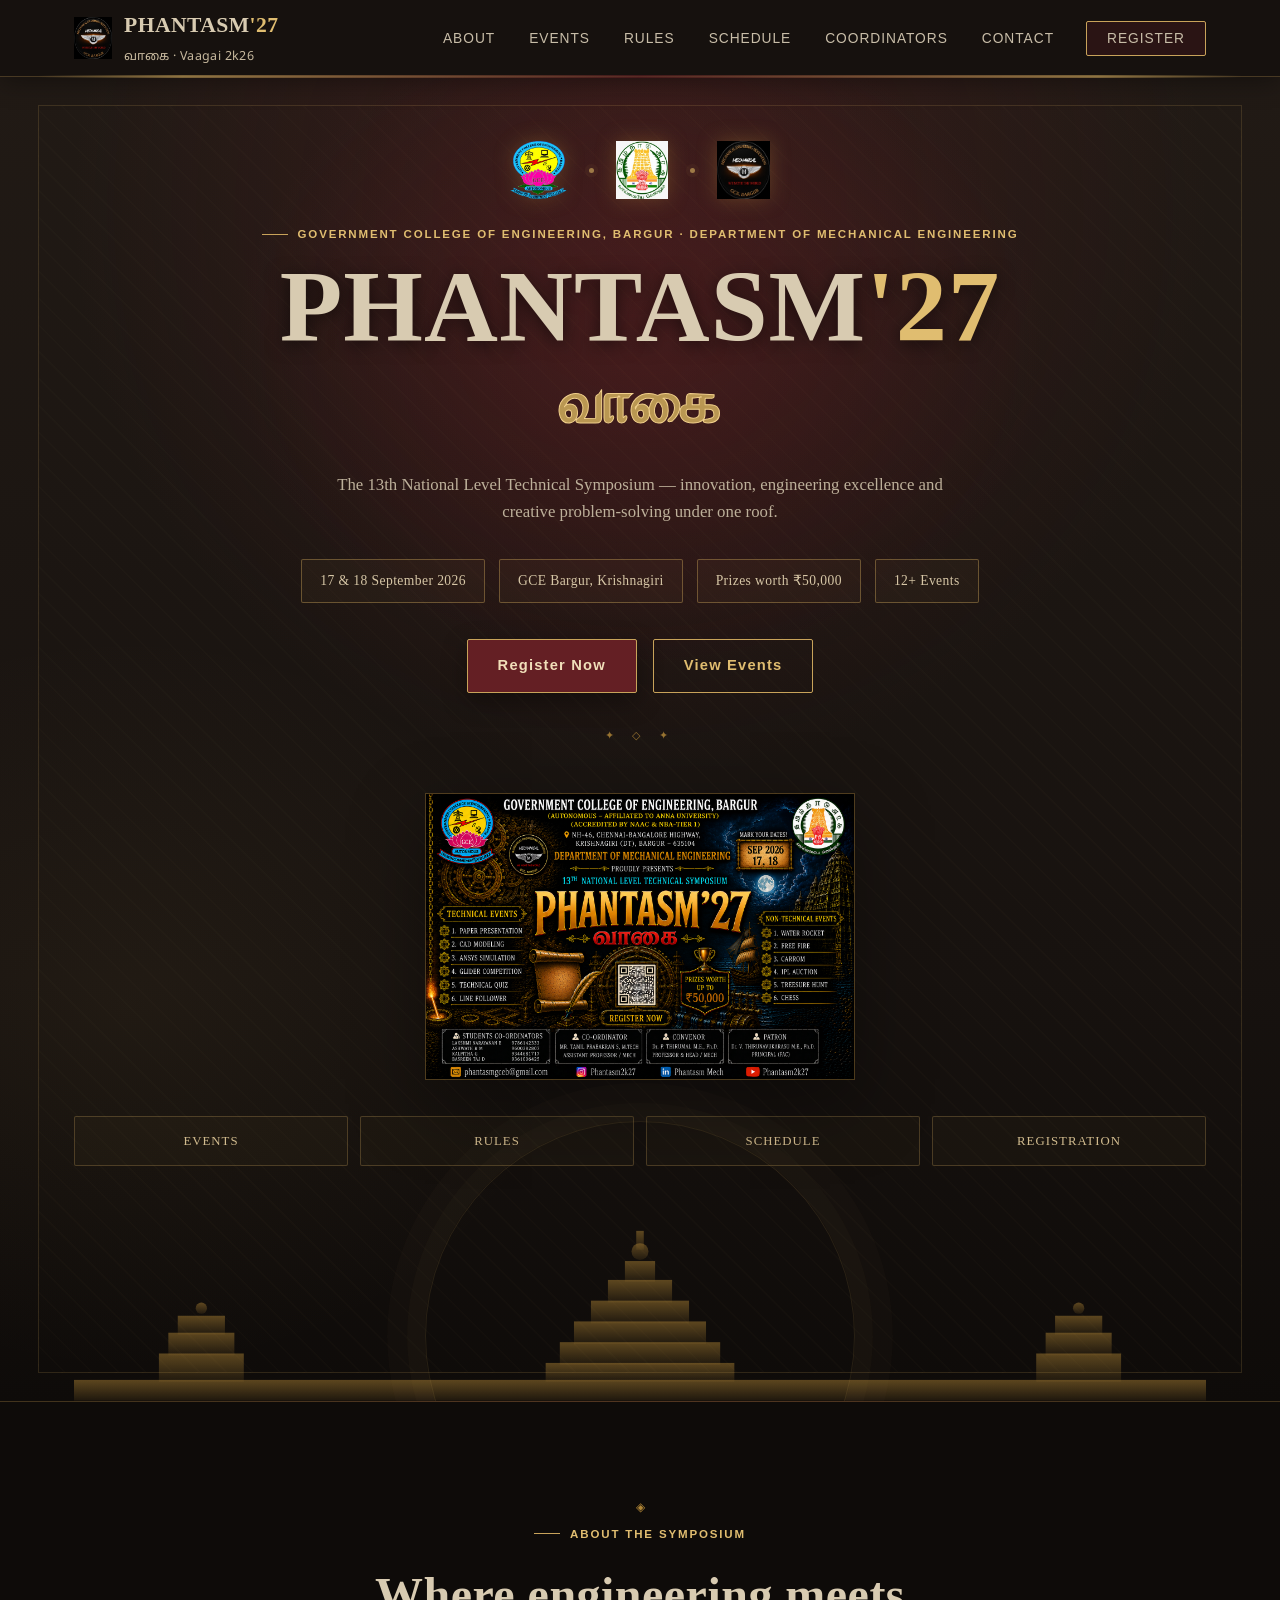
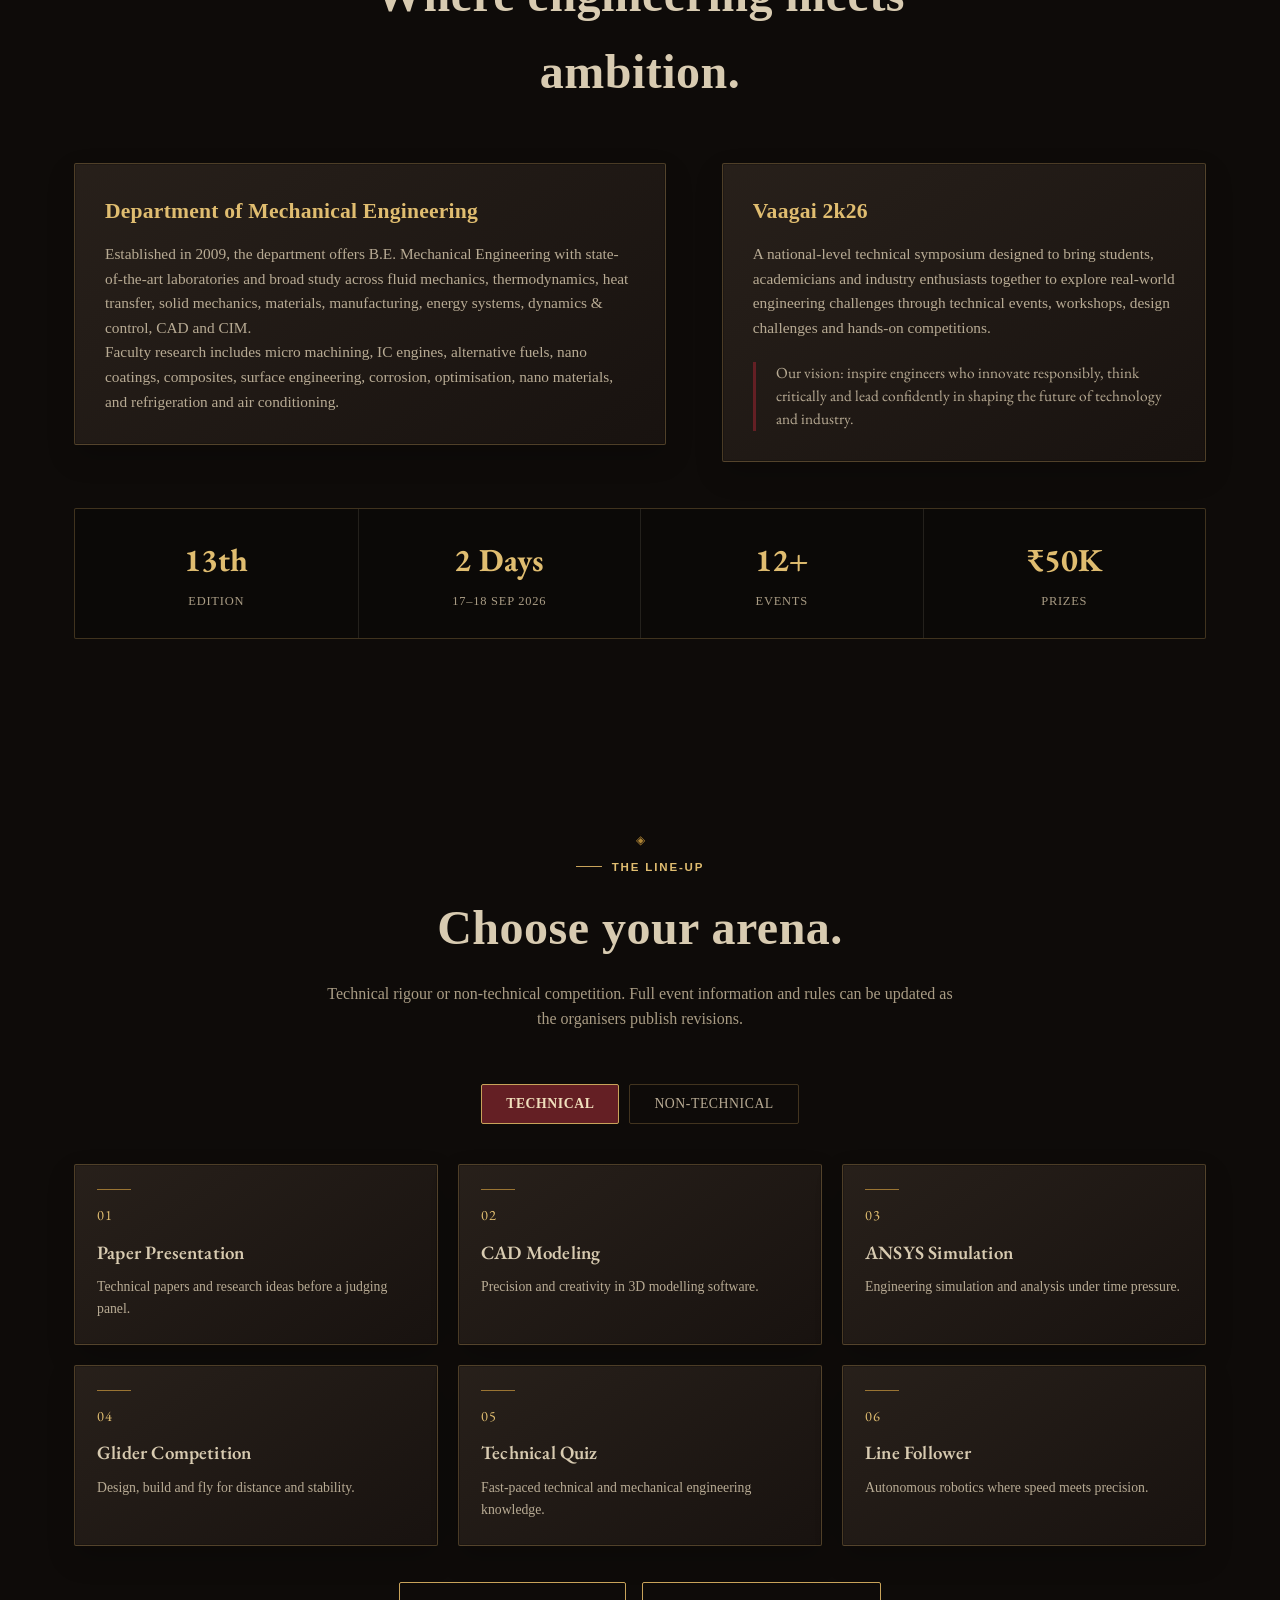
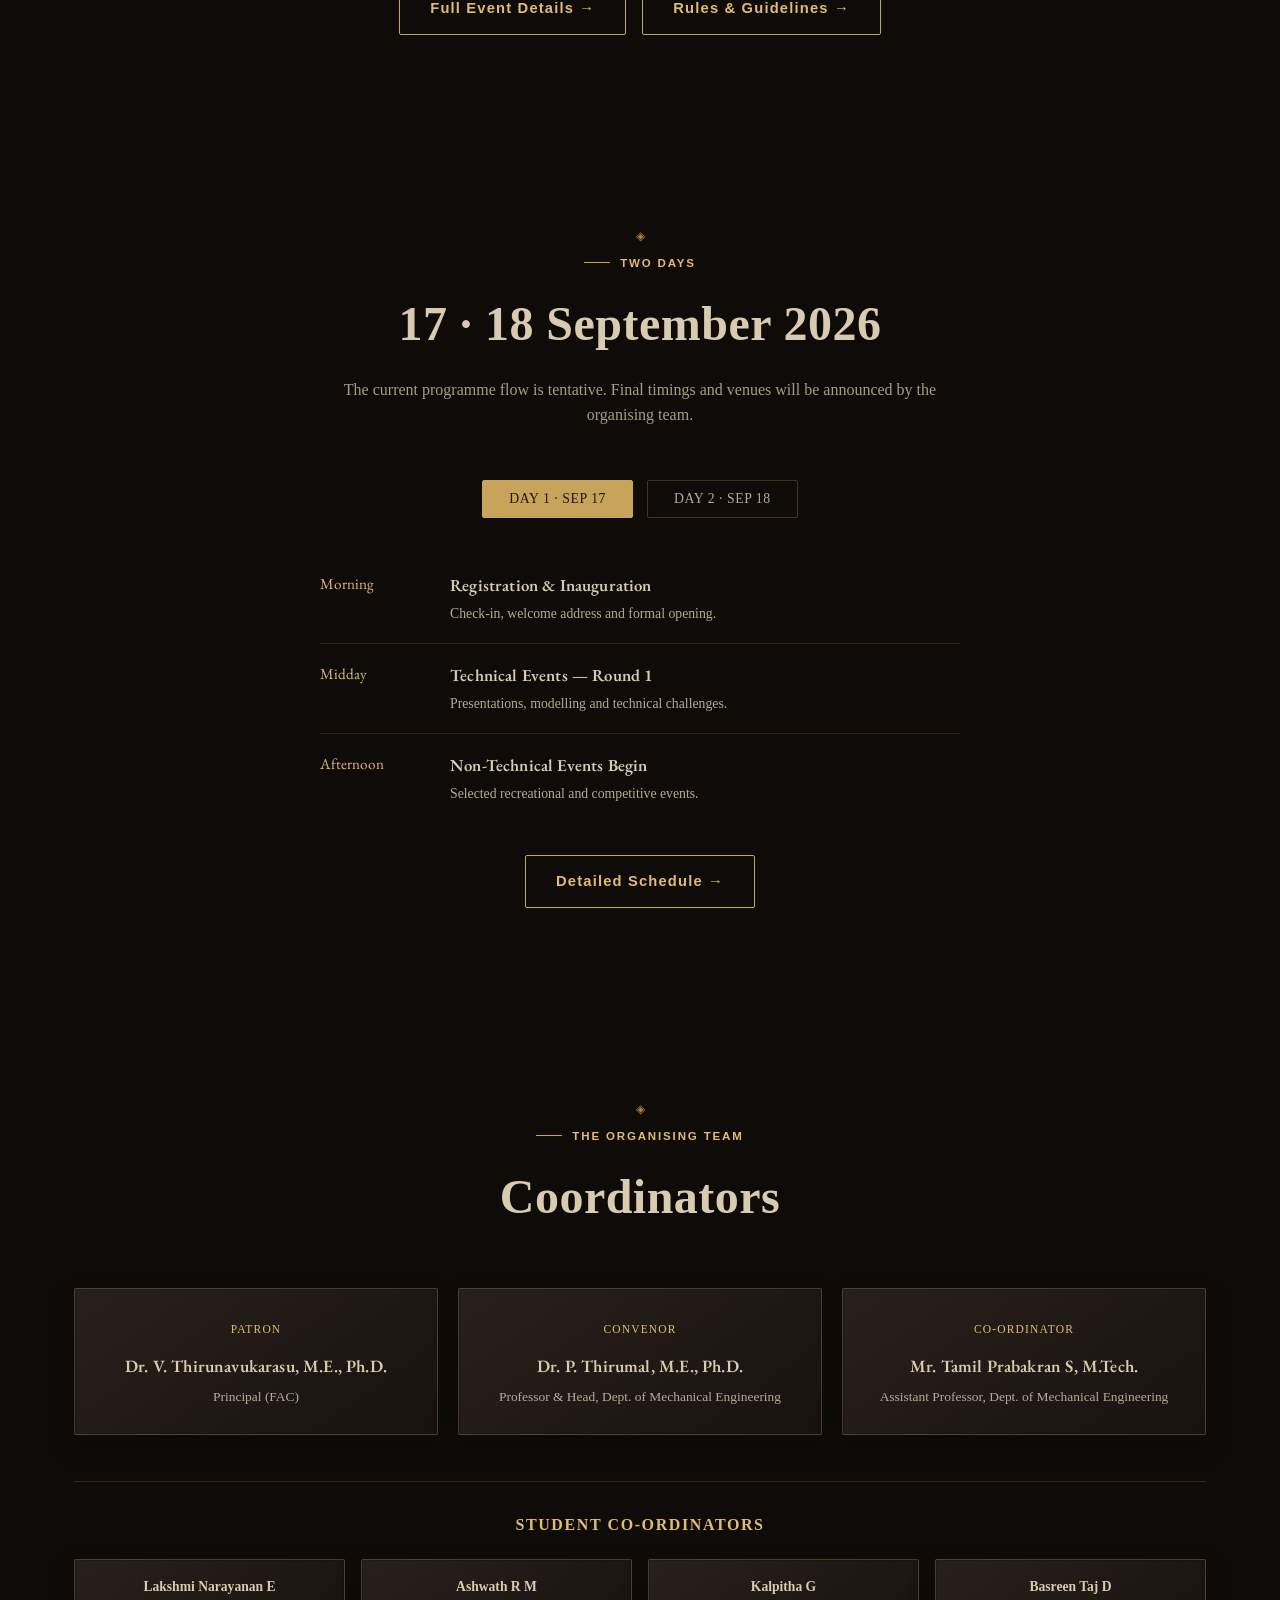
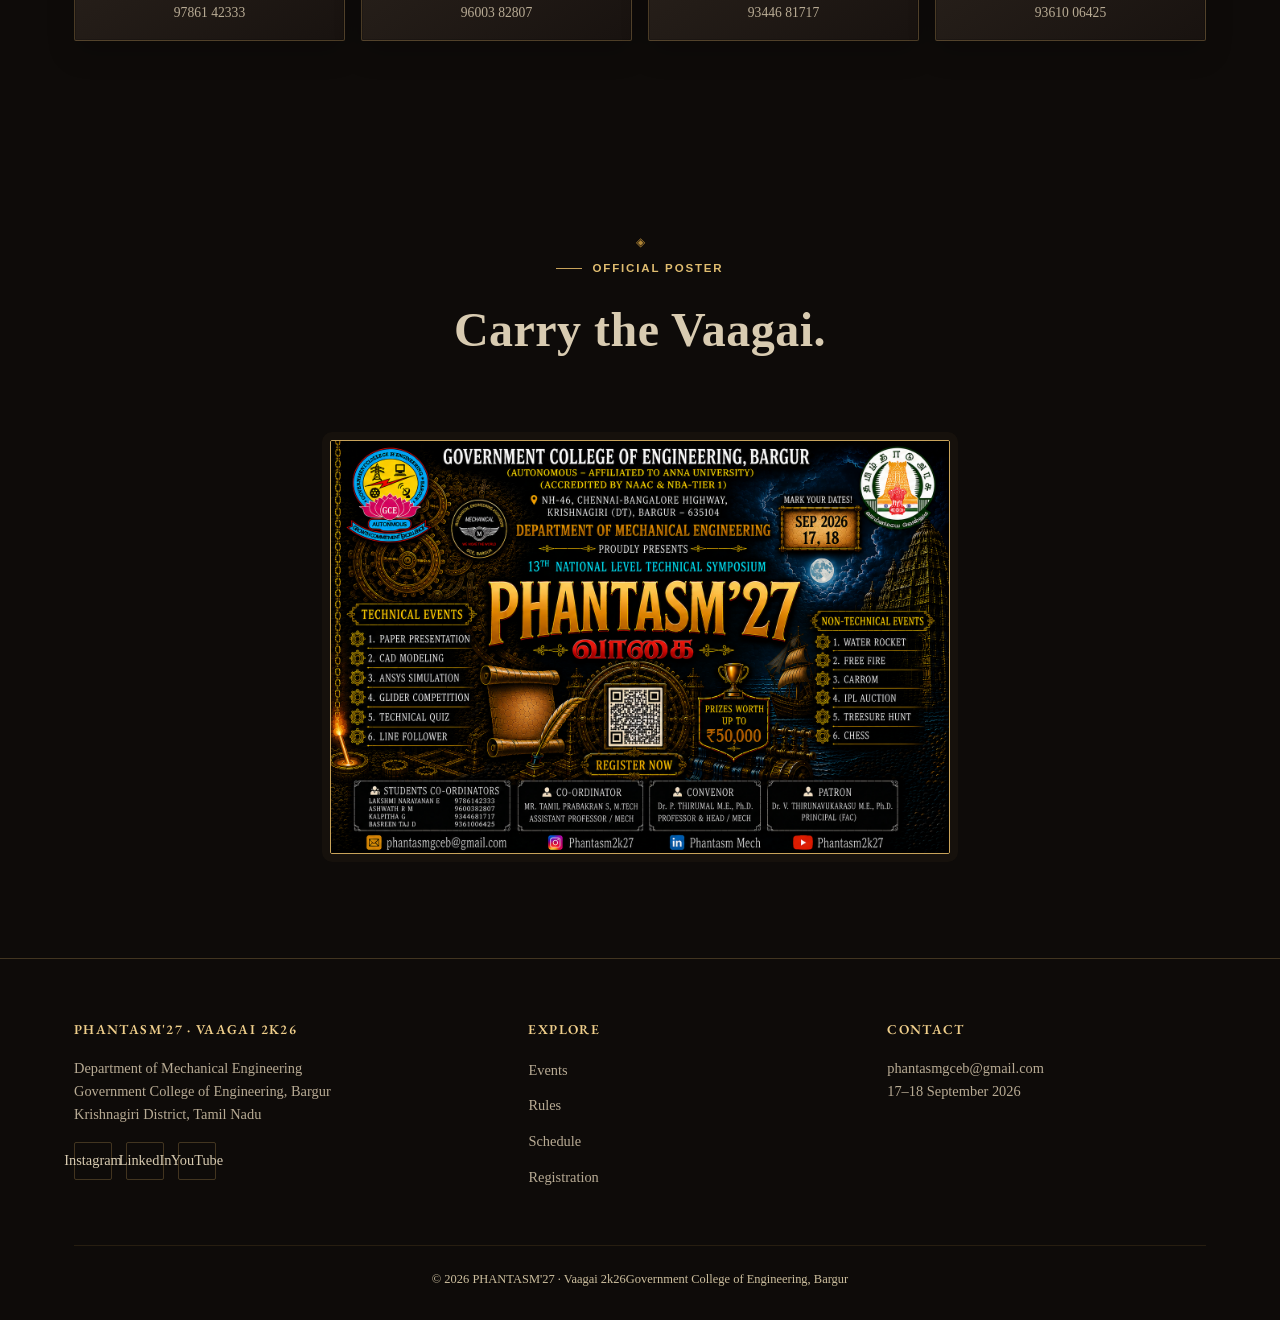
<file: index.html>
<!DOCTYPE html>
<html lang="en">
<head>
<meta charset="UTF-8">
<meta name="viewport" content="width=device-width, initial-scale=1.0">
<title>PHANTASM'27 presents VAAGAI 2K26 — GCE Bargur</title>
<meta name="description" content="Vaagai 2k26 — National Level Technical Symposium by the Department of Mechanical Engineering, Government College of Engineering, Bargur. 17–18 September 2026.">
<meta property="og:title" content="PHANTASM'27 presents VAAGAI 2K26">
<meta property="og:description" content="National Level Technical Symposium · GCE Bargur · 17–18 September 2026">
<meta property="og:image" content="assets/poster-web.jpg">
<meta property="og:type" content="website">
<link rel="icon" type="image/png" href="assets/mea-logo.png">
<link rel="stylesheet" href="assets/style.css">
<link rel="stylesheet" href="assets/theme-foundation.css">
<link rel="stylesheet" href="assets/site-shell.css">
<link rel="stylesheet" href="assets/navigation.css">
<style>
.hero-poster{max-width:430px;margin:18px auto 0;position:relative;z-index:2}.hero-poster img{width:100%;border:1px solid rgba(217,164,65,.28);box-shadow:0 24px 70px rgba(0,0,0,.35)}
.quick-nav{display:grid;grid-template-columns:repeat(4,1fr);gap:12px;margin-top:36px}.quick-nav a{padding:14px 16px;border:1px solid rgba(217,164,65,.18);background:rgba(217,164,65,.04);text-align:center;color:var(--gold-soft);font-size:.8rem;text-transform:uppercase;letter-spacing:.08em}.quick-nav a:hover{border-color:var(--gold);background:rgba(217,164,65,.08)}
@media(max-width:700px){.quick-nav{grid-template-columns:repeat(2,1fr)}.hero-poster{max-width:330px}}
</style>
</head>
<body>
<nav class="site-nav"><div class="wrap"><a href="#top" class="brand"><img src="assets/mea-logo.png" alt="Mechanical Engineering Association"><span><span class="brand-mark">PHANTASM<span>'27</span></span><br><span class="brand-tamil">வாகை · Vaagai 2k26</span></span></a><button class="nav-toggle" aria-label="Toggle menu" aria-expanded="false">☰ Menu</button><ul class="nav-links"><li><a href="#about">About</a></li><li><a href="events.html">Events</a></li><li><a href="rules.html">Rules</a></li><li><a href="schedule.html">Schedule</a></li><li><a href="#coordinators">Coordinators</a></li><li><a href="#contact">Contact</a></li><li><a href="registration.html" class="nav-cta">Register</a></li></ul></div></nav>
<header class="hero" id="top"><div class="hero-glow"></div><div class="wrap"><div class="seal-row"><img src="assets/gce-logo.png" alt="Government College of Engineering, Bargur"><span class="divider-dot"></span><img src="assets/tn-emblem.png" alt="Government of Tamil Nadu"><span class="divider-dot"></span><img src="assets/mea-logo.png" alt="Mechanical Engineering Association"></div><div class="hero-inner"><div class="hero-eyebrow"><span class="eyebrow">Government College of Engineering, Bargur · Department of Mechanical Engineering</span></div><h1>PHANTASM<span class="accent">'27</span></h1><div class="hero-tamil">வாகை</div><p class="hero-sub">The 13th National Level Technical Symposium — innovation, engineering excellence and creative problem-solving under one roof.</p><div class="hero-meta"><span class="meta-pill">17 &amp; 18 September 2026</span><span class="meta-pill">GCE Bargur, Krishnagiri</span><span class="meta-pill">Prizes worth ₹50,000</span><span class="meta-pill">12+ Events</span></div><div class="hero-cta"><a href="registration.html" class="btn btn-primary">Register Now</a><a href="events.html" class="btn btn-ghost">View Events</a></div></div><div class="hero-poster"><img src="assets/poster-web.jpg" alt="Vaagai 2k26 official poster" loading="eager"></div><div class="quick-nav"><a href="events.html">Events</a><a href="rules.html">Rules</a><a href="schedule.html">Schedule</a><a href="registration.html">Registration</a></div><svg class="gopuram" viewBox="0 0 1200 200" preserveAspectRatio="none" xmlns="http://www.w3.org/2000/svg" aria-hidden="true"><defs><linearGradient id="gopuramFade" x1="0" y1="0" x2="0" y2="1"><stop offset="0" stop-color="#d9a441" stop-opacity="0.55"/><stop offset="1" stop-color="#d9a441" stop-opacity="0.12"/></linearGradient></defs><rect x="0" y="178" width="1200" height="22" fill="url(#gopuramFade)"/><g fill="url(#gopuramFade)"><rect x="90" y="150" width="90" height="30"/><rect x="100" y="128" width="70" height="24"/><rect x="110" y="110" width="50" height="20"/><circle cx="135" cy="102" r="6"/></g><g fill="url(#gopuramFade)"><rect x="1020" y="150" width="90" height="30"/><rect x="1030" y="128" width="70" height="24"/><rect x="1040" y="110" width="50" height="20"/><circle cx="1065" cy="102" r="6"/></g><g fill="url(#gopuramFade)"><rect x="500" y="160" width="200" height="20"/><rect x="515" y="138" width="170" height="24"/><rect x="530" y="116" width="140" height="24"/><rect x="548" y="94" width="104" height="24"/><rect x="566" y="72" width="68" height="24"/><rect x="584" y="52" width="32" height="22"/><circle cx="600" cy="42" r="9"/><rect x="596" y="20" width="8" height="20"/></g></svg></div></header>
<section id="about"><div class="wrap"><div class="section-head reveal"><span class="eyebrow">About the symposium</span><h2>Where engineering meets ambition.</h2></div><div class="about-grid"><div class="about-card reveal"><h3>Department of Mechanical Engineering</h3><p>Established in 2009, the department offers B.E. Mechanical Engineering with state-of-the-art laboratories and broad study across fluid mechanics, thermodynamics, heat transfer, solid mechanics, materials, manufacturing, energy systems, dynamics &amp; control, CAD and CIM.</p><p>Faculty research includes micro machining, IC engines, alternative fuels, nano coatings, composites, surface engineering, corrosion, optimisation, nano materials, and refrigeration and air conditioning.</p></div><div class="about-card reveal"><h3>Vaagai 2k26</h3><p>A national-level technical symposium designed to bring students, academicians and industry enthusiasts together to explore real-world engineering challenges through technical events, workshops, design challenges and hands-on competitions.</p><p class="vision-quote">Our vision: inspire engineers who innovate responsibly, think critically and lead confidently in shaping the future of technology and industry.</p></div></div><div class="stat-strip reveal"><div class="stat"><b>13th</b><span>Edition</span></div><div class="stat"><b>2 Days</b><span>17–18 Sep 2026</span></div><div class="stat"><b>12+</b><span>Events</span></div><div class="stat"><b>₹50K</b><span>Prizes</span></div></div></div></section>
<section id="events"><div class="wrap"><div class="section-head reveal"><span class="eyebrow">The line-up</span><h2>Choose your arena.</h2><p>Technical rigour or non-technical competition. Full event information and rules can be updated as the organisers publish revisions.</p></div><div class="tabs reveal" data-tabs="#events-panels"><button class="tab-btn active" data-tab-target="tech">Technical</button><button class="tab-btn" data-tab-target="nontech">Non-Technical</button></div><div id="events-panels" class="reveal"><div class="tab-panel active" data-panel="tech"><div class="event-grid"><div class="event-card"><span class="num">01</span><h4>Paper Presentation</h4><p>Technical papers and research ideas before a judging panel.</p></div><div class="event-card"><span class="num">02</span><h4>CAD Modeling</h4><p>Precision and creativity in 3D modelling software.</p></div><div class="event-card"><span class="num">03</span><h4>ANSYS Simulation</h4><p>Engineering simulation and analysis under time pressure.</p></div><div class="event-card"><span class="num">04</span><h4>Glider Competition</h4><p>Design, build and fly for distance and stability.</p></div><div class="event-card"><span class="num">05</span><h4>Technical Quiz</h4><p>Fast-paced technical and mechanical engineering knowledge.</p></div><div class="event-card"><span class="num">06</span><h4>Line Follower</h4><p>Autonomous robotics where speed meets precision.</p></div></div></div><div class="tab-panel" data-panel="nontech"><div class="event-grid"><div class="event-card"><span class="num">01</span><h4>Water Rocket</h4><p>Design and launch a water-propelled rocket.</p></div><div class="event-card"><span class="num">02</span><h4>Free Fire</h4><p>Competitive squad showdown.</p></div><div class="event-card"><span class="num">03</span><h4>Carrom</h4><p>Classic board-game skill and strategy.</p></div><div class="event-card"><span class="num">04</span><h4>IPL Auction</h4><p>Build your dream team through strategy and budgeting.</p></div><div class="event-card"><span class="num">05</span><h4>Treasure Hunt</h4><p>Clues, campus trails and teamwork against the clock.</p></div><div class="event-card"><span class="num">06</span><h4>Chess</h4><p>Test strategic depth across timed rounds.</p></div></div></div></div><div class="hero-cta" style="justify-content:center;margin-top:36px"><a class="btn btn-ghost" href="events.html">Full Event Details →</a><a class="btn btn-ghost" href="rules.html">Rules &amp; Guidelines →</a></div></div></section>
<section id="schedule"><div class="wrap"><div class="section-head reveal"><span class="eyebrow">Two Days</span><h2>17 · 18 September 2026</h2><p>The current programme flow is tentative. Final timings and venues will be announced by the organising team.</p></div><div class="day-tabs reveal" data-tabs="#day-panels"><button class="day-tab active" data-tab-target="day1">Day 1 · Sep 17</button><button class="day-tab" data-tab-target="day2">Day 2 · Sep 18</button></div><div id="day-panels" class="reveal"><div class="day-panel active" data-panel="day1"><div class="timeline-item"><div class="timeline-time">Morning</div><div class="timeline-body"><h4>Registration &amp; Inauguration</h4><p>Check-in, welcome address and formal opening.</p></div></div><div class="timeline-item"><div class="timeline-time">Midday</div><div class="timeline-body"><h4>Technical Events — Round 1</h4><p>Presentations, modelling and technical challenges.</p></div></div><div class="timeline-item"><div class="timeline-time">Afternoon</div><div class="timeline-body"><h4>Non-Technical Events Begin</h4><p>Selected recreational and competitive events.</p></div></div></div><div class="day-panel" data-panel="day2"><div class="timeline-item"><div class="timeline-time">Morning</div><div class="timeline-body"><h4>Technical Finals &amp; Demonstrations</h4><p>Remaining technical rounds and demonstrations.</p></div></div><div class="timeline-item"><div class="timeline-time">Afternoon</div><div class="timeline-body"><h4>Closing Rounds</h4><p>Final competitions across the event line-up.</p></div></div><div class="timeline-item"><div class="timeline-time">Evening</div><div class="timeline-body"><h4>Valedictory &amp; Prize Distribution</h4><p>Recognition of winners and closing ceremony.</p></div></div></div></div><div class="hero-cta" style="justify-content:center;margin-top:32px"><a class="btn btn-ghost" href="schedule.html">Detailed Schedule →</a></div></div></section>
<section id="coordinators"><div class="wrap"><div class="section-head reveal"><span class="eyebrow">The organising team</span><h2>Coordinators</h2></div><div class="people-grid reveal"><div class="people-card"><span class="role">Patron</span><h4>Dr. V. Thirunavukarasu, M.E., Ph.D.</h4><p>Principal (FAC)</p></div><div class="people-card"><span class="role">Convenor</span><h4>Dr. P. Thirumal, M.E., Ph.D.</h4><p>Professor &amp; Head, Dept. of Mechanical Engineering</p></div><div class="people-card"><span class="role">Co-ordinator</span><h4>Mr. Tamil Prabakran S, M.Tech.</h4><p>Assistant Professor, Dept. of Mechanical Engineering</p></div></div><div class="students-list reveal"><h3>Student Co-ordinators</h3><div class="students-grid"><div class="student-chip"><b>Lakshmi Narayanan E</b><a href="tel:+919786142333">97861 42333</a></div><div class="student-chip"><b>Ashwath R M</b><a href="tel:+919600382807">96003 82807</a></div><div class="student-chip"><b>Kalpitha G</b><a href="tel:+919344681717">93446 81717</a></div><div class="student-chip"><b>Basreen Taj D</b><a href="tel:+919361006425">93610 06425</a></div></div></div></div></section>
<section id="register"><div class="wrap"><div class="register-frame reveal"><span class="eyebrow">Official registration</span><h2>Ready to register?</h2><p>Choose your competitions and complete one registration from the dedicated registration portal.</p><div class="hero-cta"><a href="registration.html" class="btn btn-primary">Open Registration</a></div></div></div></section>
<section class="poster-section"><div class="wrap"><div class="section-head reveal"><span class="eyebrow">Official poster</span><h2>Carry the Vaagai.</h2></div><a class="poster-frame reveal" href="assets/poster-web.jpg" target="_blank" rel="noopener"><img src="assets/poster-web.jpg" alt="PHANTASM'27 Vaagai 2k26 official event poster" loading="lazy"></a></div></section>
<footer id="contact"><div class="wrap"><div class="footer-grid"><div><h4>PHANTASM'27 · Vaagai 2k26</h4><p>Department of Mechanical Engineering<br>Government College of Engineering, Bargur<br>Krishnagiri District, Tamil Nadu</p><div class="social-row"><a href="https://www.instagram.com/phantasm_gceb?igsi=MXMyZXZuemRuOGk2bQ==" target="_blank" rel="noopener">Instagram</a><a href="https://www.linkedin.com/company/phantasm-mech/" target="_blank" rel="noopener">LinkedIn</a><a href="https://youtube.com/@phantasm_gceb" target="_blank" rel="noopener">YouTube</a></div></div><div><h4>Explore</h4><ul class="footer-links"><li><a href="events.html">Events</a></li><li><a href="rules.html">Rules</a></li><li><a href="schedule.html">Schedule</a></li><li><a href="registration.html">Registration</a></li></ul></div><div><h4>Contact</h4><p><a href="mailto:phantasmgceb@gmail.com">phantasmgceb@gmail.com</a></p><p>17–18 September 2026</p></div></div><div class="footer-bottom"><span>© <span id="year"></span> PHANTASM'27 · Vaagai 2k26</span><span>Government College of Engineering, Bargur</span></div></div></footer>
<script src="assets/script.js"></script>
</body>
</html>
</file>
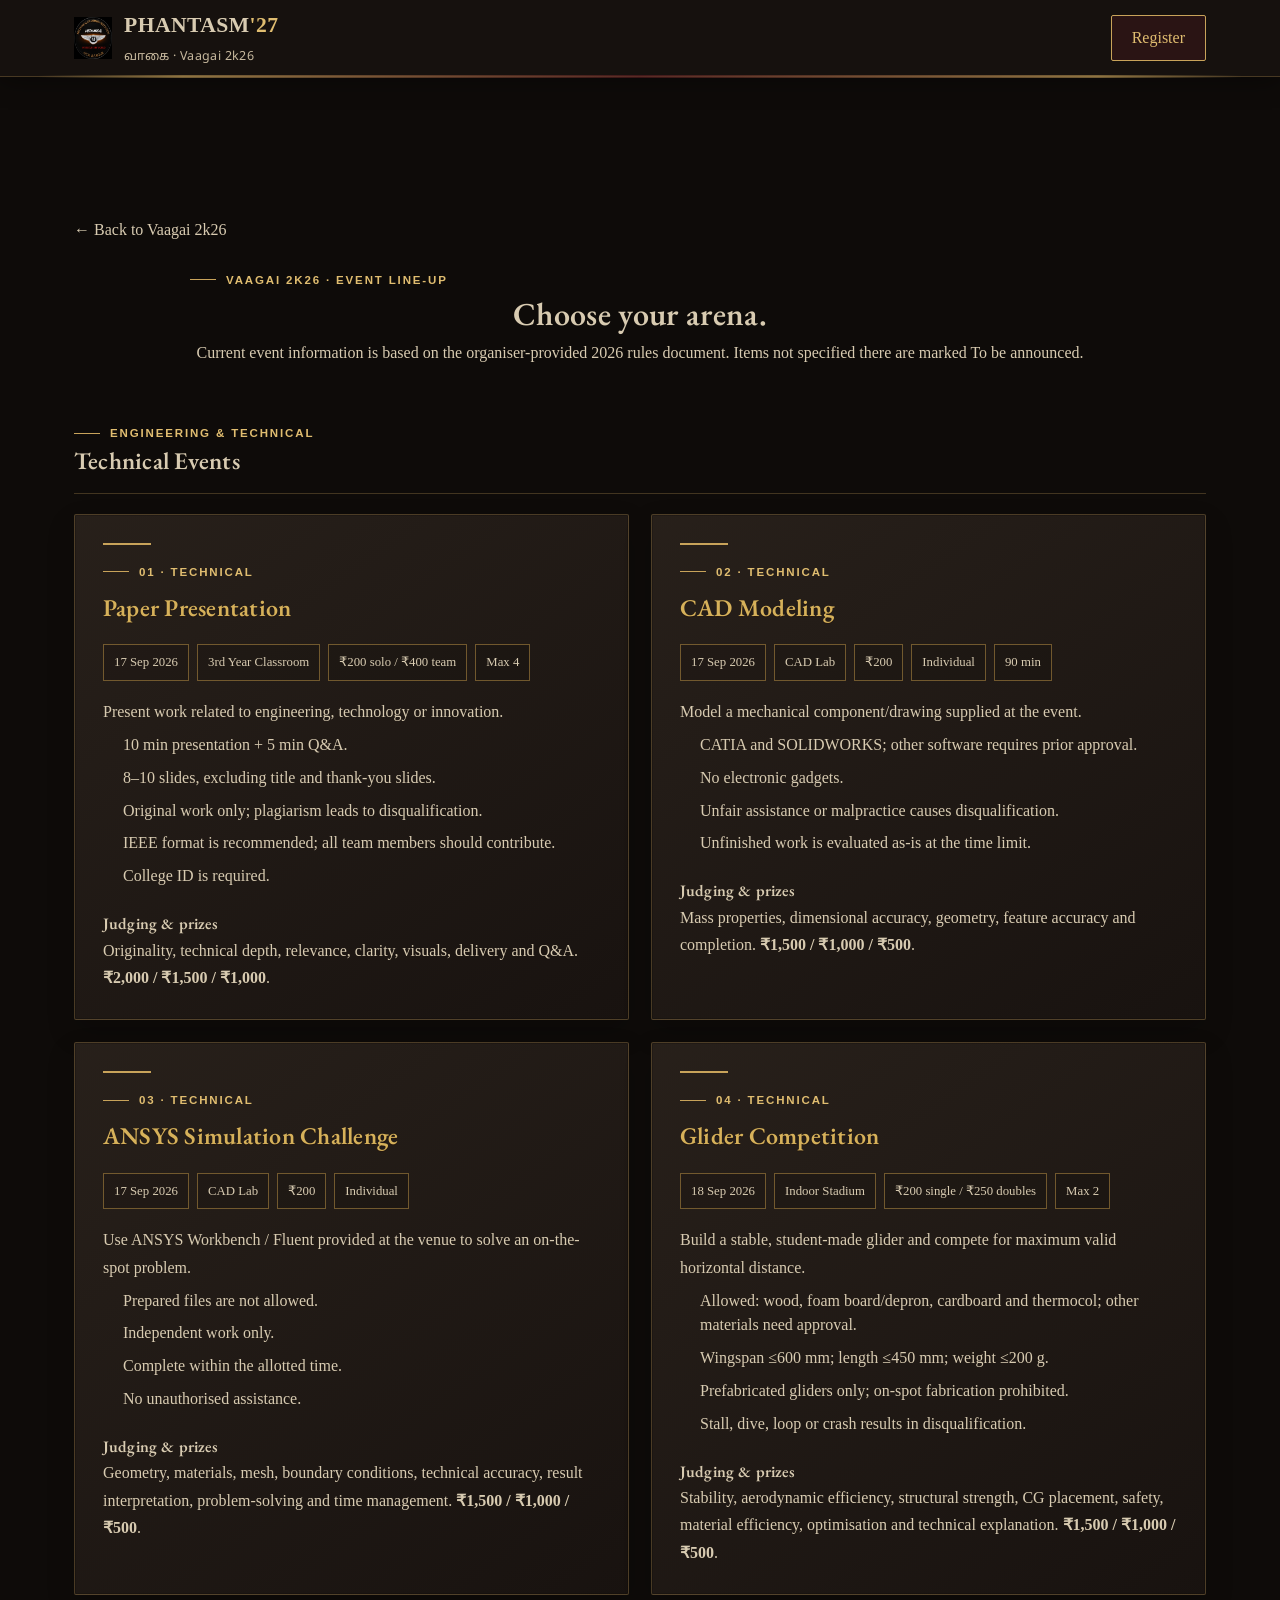
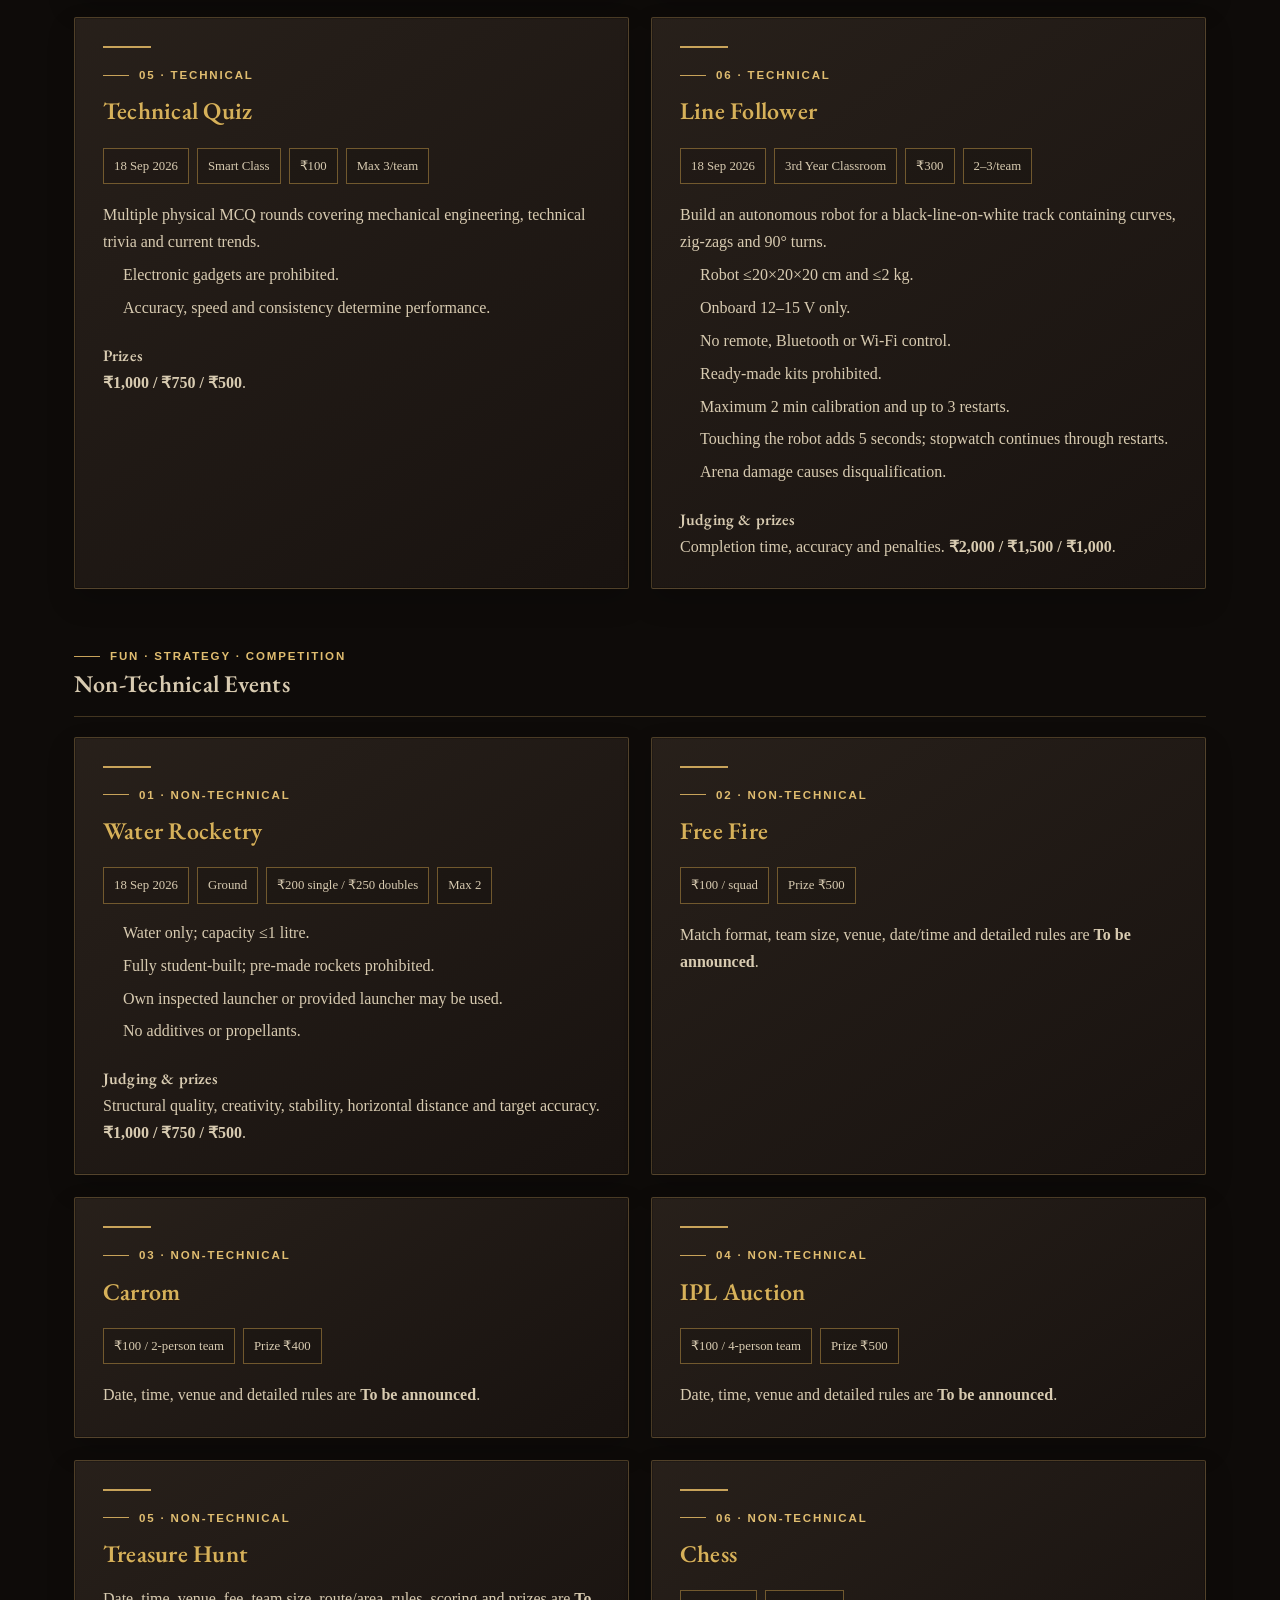
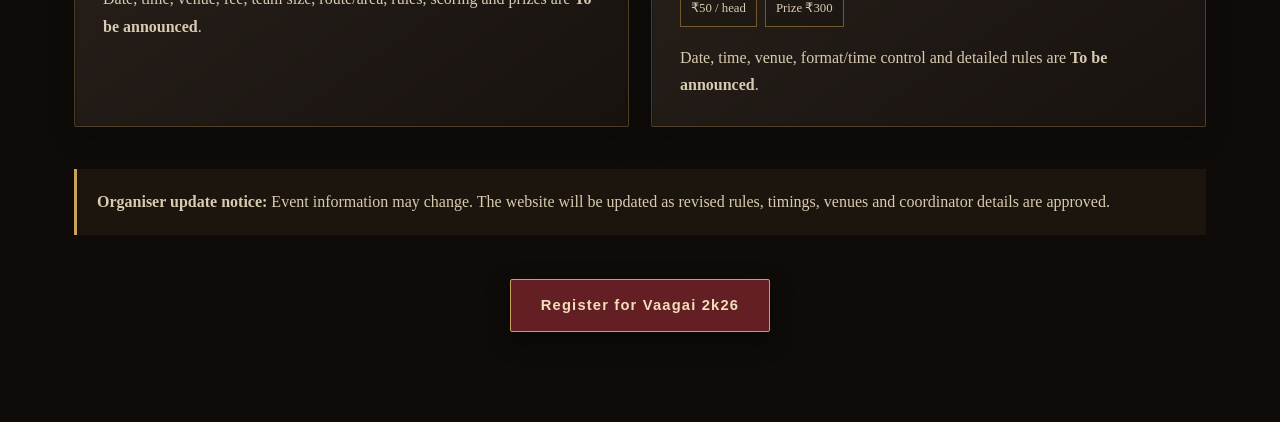
<file: events.html>
<!doctype html><html lang="en"><head><meta charset="utf-8"><meta name="viewport" content="width=device-width,initial-scale=1"><title>Events — Vaagai 2k26</title><meta name="description" content="Vaagai 2k26 event details, fees, rules and prizes."><link rel="icon" href="assets/mea-logo.png"><link rel="stylesheet" href="assets/style.css"><link rel="stylesheet" href="assets/theme-foundation.css"><link rel="stylesheet" href="assets/site-shell.css"><style>.page{padding:140px 0 90px}.page-head{text-align:center;max-width:900px;margin:0 auto 50px}.section-label{margin:58px 0 20px;border-bottom:1px solid var(--v-line);padding-bottom:12px}.section-label h2{margin:0}.event-detail-grid{display:grid;grid-template-columns:repeat(2,minmax(0,1fr));gap:22px}.detail-card{padding:28px;border:1px solid var(--v-line);background:rgba(40,25,20,.58);border-radius:2px;position:relative}.detail-card:before{content:"";display:block;width:48px;height:2px;background:var(--v-gold);margin-bottom:18px}.detail-card h2{margin:8px 0 12px;color:#d6b15a!important;text-shadow:0 1px 0 #24170f}.detail-card h3{margin-top:22px;color:var(--v-cream);font-size:1rem}.detail-card p{line-height:1.7}.facts{display:flex;flex-wrap:wrap;gap:8px;margin:17px 0}.fact{padding:7px 10px;border:1px solid rgba(183,143,68,.55);font-size:.8rem;color:var(--v-cream);background:rgba(0,0,0,.12)}.detail-card ul{padding-left:20px}.detail-card li{margin:8px 0;line-height:1.55}.back{display:inline-block;margin-bottom:28px}.event-detail-grid .eyebrow{color:var(--v-gold)}.notice{margin-top:42px;padding:20px;border-left:3px solid var(--v-gold);background:rgba(183,143,68,.08)}@media(max-width:760px){.event-detail-grid{grid-template-columns:1fr}.page{padding:110px 0 60px}}</style></head><body><nav class="site-nav"><div class="wrap"><a href="index.html#top" class="brand"><img src="assets/mea-logo.png" alt="Mechanical Engineering Association"><span><span class="brand-mark">PHANTASM<span>'27</span></span><br><span class="brand-tamil">வாகை · Vaagai 2k26</span></span></a><a class="nav-cta" href="registration.html">Register</a></div></nav><main class="page"><div class="wrap"><a class="back" href="index.html#events">← Back to Vaagai 2k26</a><header class="page-head"><span class="eyebrow">Vaagai 2k26 · Event Line-up</span><h1>Choose your arena.</h1><p>Current event information is based on the organiser-provided 2026 rules document. Items not specified there are marked To be announced.</p></header><div class="section-label"><span class="eyebrow">Engineering &amp; technical</span><h2>Technical Events</h2></div><div class="event-detail-grid"><article class="detail-card"><span class="eyebrow">01 · Technical</span><h2>Paper Presentation</h2><div class="facts"><span class="fact">17 Sep 2026</span><span class="fact">3rd Year Classroom</span><span class="fact">₹200 solo / ₹400 team</span><span class="fact">Max 4</span></div><p>Present work related to engineering, technology or innovation.</p><ul><li>10 min presentation + 5 min Q&amp;A.</li><li>8–10 slides, excluding title and thank-you slides.</li><li>Original work only; plagiarism leads to disqualification.</li><li>IEEE format is recommended; all team members should contribute.</li><li>College ID is required.</li></ul><h3>Judging &amp; prizes</h3><p>Originality, technical depth, relevance, clarity, visuals, delivery and Q&amp;A. <strong>₹2,000 / ₹1,500 / ₹1,000</strong>.</p></article><article class="detail-card"><span class="eyebrow">02 · Technical</span><h2>CAD Modeling</h2><div class="facts"><span class="fact">17 Sep 2026</span><span class="fact">CAD Lab</span><span class="fact">₹200</span><span class="fact">Individual</span><span class="fact">90 min</span></div><p>Model a mechanical component/drawing supplied at the event.</p><ul><li>CATIA and SOLIDWORKS; other software requires prior approval.</li><li>No electronic gadgets.</li><li>Unfair assistance or malpractice causes disqualification.</li><li>Unfinished work is evaluated as-is at the time limit.</li></ul><h3>Judging &amp; prizes</h3><p>Mass properties, dimensional accuracy, geometry, feature accuracy and completion. <strong>₹1,500 / ₹1,000 / ₹500</strong>.</p></article><article class="detail-card"><span class="eyebrow">03 · Technical</span><h2>ANSYS Simulation Challenge</h2><div class="facts"><span class="fact">17 Sep 2026</span><span class="fact">CAD Lab</span><span class="fact">₹200</span><span class="fact">Individual</span></div><p>Use ANSYS Workbench / Fluent provided at the venue to solve an on-the-spot problem.</p><ul><li>Prepared files are not allowed.</li><li>Independent work only.</li><li>Complete within the allotted time.</li><li>No unauthorised assistance.</li></ul><h3>Judging &amp; prizes</h3><p>Geometry, materials, mesh, boundary conditions, technical accuracy, result interpretation, problem-solving and time management. <strong>₹1,500 / ₹1,000 / ₹500</strong>.</p></article><article class="detail-card"><span class="eyebrow">04 · Technical</span><h2>Glider Competition</h2><div class="facts"><span class="fact">18 Sep 2026</span><span class="fact">Indoor Stadium</span><span class="fact">₹200 single / ₹250 doubles</span><span class="fact">Max 2</span></div><p>Build a stable, student-made glider and compete for maximum valid horizontal distance.</p><ul><li>Allowed: wood, foam board/depron, cardboard and thermocol; other materials need approval.</li><li>Wingspan ≤600 mm; length ≤450 mm; weight ≤200 g.</li><li>Prefabricated gliders only; on-spot fabrication prohibited.</li><li>Stall, dive, loop or crash results in disqualification.</li></ul><h3>Judging &amp; prizes</h3><p>Stability, aerodynamic efficiency, structural strength, CG placement, safety, material efficiency, optimisation and technical explanation. <strong>₹1,500 / ₹1,000 / ₹500</strong>.</p></article><article class="detail-card"><span class="eyebrow">05 · Technical</span><h2>Technical Quiz</h2><div class="facts"><span class="fact">18 Sep 2026</span><span class="fact">Smart Class</span><span class="fact">₹100</span><span class="fact">Max 3/team</span></div><p>Multiple physical MCQ rounds covering mechanical engineering, technical trivia and current trends.</p><ul><li>Electronic gadgets are prohibited.</li><li>Accuracy, speed and consistency determine performance.</li></ul><h3>Prizes</h3><p><strong>₹1,000 / ₹750 / ₹500</strong>.</p></article><article class="detail-card"><span class="eyebrow">06 · Technical</span><h2>Line Follower</h2><div class="facts"><span class="fact">18 Sep 2026</span><span class="fact">3rd Year Classroom</span><span class="fact">₹300</span><span class="fact">2–3/team</span></div><p>Build an autonomous robot for a black-line-on-white track containing curves, zig-zags and 90° turns.</p><ul><li>Robot ≤20×20×20 cm and ≤2 kg.</li><li>Onboard 12–15 V only.</li><li>No remote, Bluetooth or Wi-Fi control.</li><li>Ready-made kits prohibited.</li><li>Maximum 2 min calibration and up to 3 restarts.</li><li>Touching the robot adds 5 seconds; stopwatch continues through restarts.</li><li>Arena damage causes disqualification.</li></ul><h3>Judging &amp; prizes</h3><p>Completion time, accuracy and penalties. <strong>₹2,000 / ₹1,500 / ₹1,000</strong>.</p></article></div><div class="section-label"><span class="eyebrow">Fun · strategy · competition</span><h2>Non-Technical Events</h2></div><div class="event-detail-grid"><article class="detail-card"><span class="eyebrow">01 · Non-Technical</span><h2>Water Rocketry</h2><div class="facts"><span class="fact">18 Sep 2026</span><span class="fact">Ground</span><span class="fact">₹200 single / ₹250 doubles</span><span class="fact">Max 2</span></div><ul><li>Water only; capacity ≤1 litre.</li><li>Fully student-built; pre-made rockets prohibited.</li><li>Own inspected launcher or provided launcher may be used.</li><li>No additives or propellants.</li></ul><h3>Judging &amp; prizes</h3><p>Structural quality, creativity, stability, horizontal distance and target accuracy. <strong>₹1,000 / ₹750 / ₹500</strong>.</p></article><article class="detail-card"><span class="eyebrow">02 · Non-Technical</span><h2>Free Fire</h2><div class="facts"><span class="fact">₹100 / squad</span><span class="fact">Prize ₹500</span></div><p>Match format, team size, venue, date/time and detailed rules are <strong>To be announced</strong>.</p></article><article class="detail-card"><span class="eyebrow">03 · Non-Technical</span><h2>Carrom</h2><div class="facts"><span class="fact">₹100 / 2-person team</span><span class="fact">Prize ₹400</span></div><p>Date, time, venue and detailed rules are <strong>To be announced</strong>.</p></article><article class="detail-card"><span class="eyebrow">04 · Non-Technical</span><h2>IPL Auction</h2><div class="facts"><span class="fact">₹100 / 4-person team</span><span class="fact">Prize ₹500</span></div><p>Date, time, venue and detailed rules are <strong>To be announced</strong>.</p></article><article class="detail-card"><span class="eyebrow">05 · Non-Technical</span><h2>Treasure Hunt</h2><p>Date, time, venue, fee, team size, route/area, rules, scoring and prizes are <strong>To be announced</strong>.</p></article><article class="detail-card"><span class="eyebrow">06 · Non-Technical</span><h2>Chess</h2><div class="facts"><span class="fact">₹50 / head</span><span class="fact">Prize ₹300</span></div><p>Date, time, venue, format/time control and detailed rules are <strong>To be announced</strong>.</p></article></div><div class="notice"><strong>Organiser update notice:</strong> Event information may change. The website will be updated as revised rules, timings, venues and coordinator details are approved.</div><div style="text-align:center;margin-top:44px"><a class="btn btn-primary" href="registration.html">Register for Vaagai 2k26</a></div></div></main></body></html>
</file>
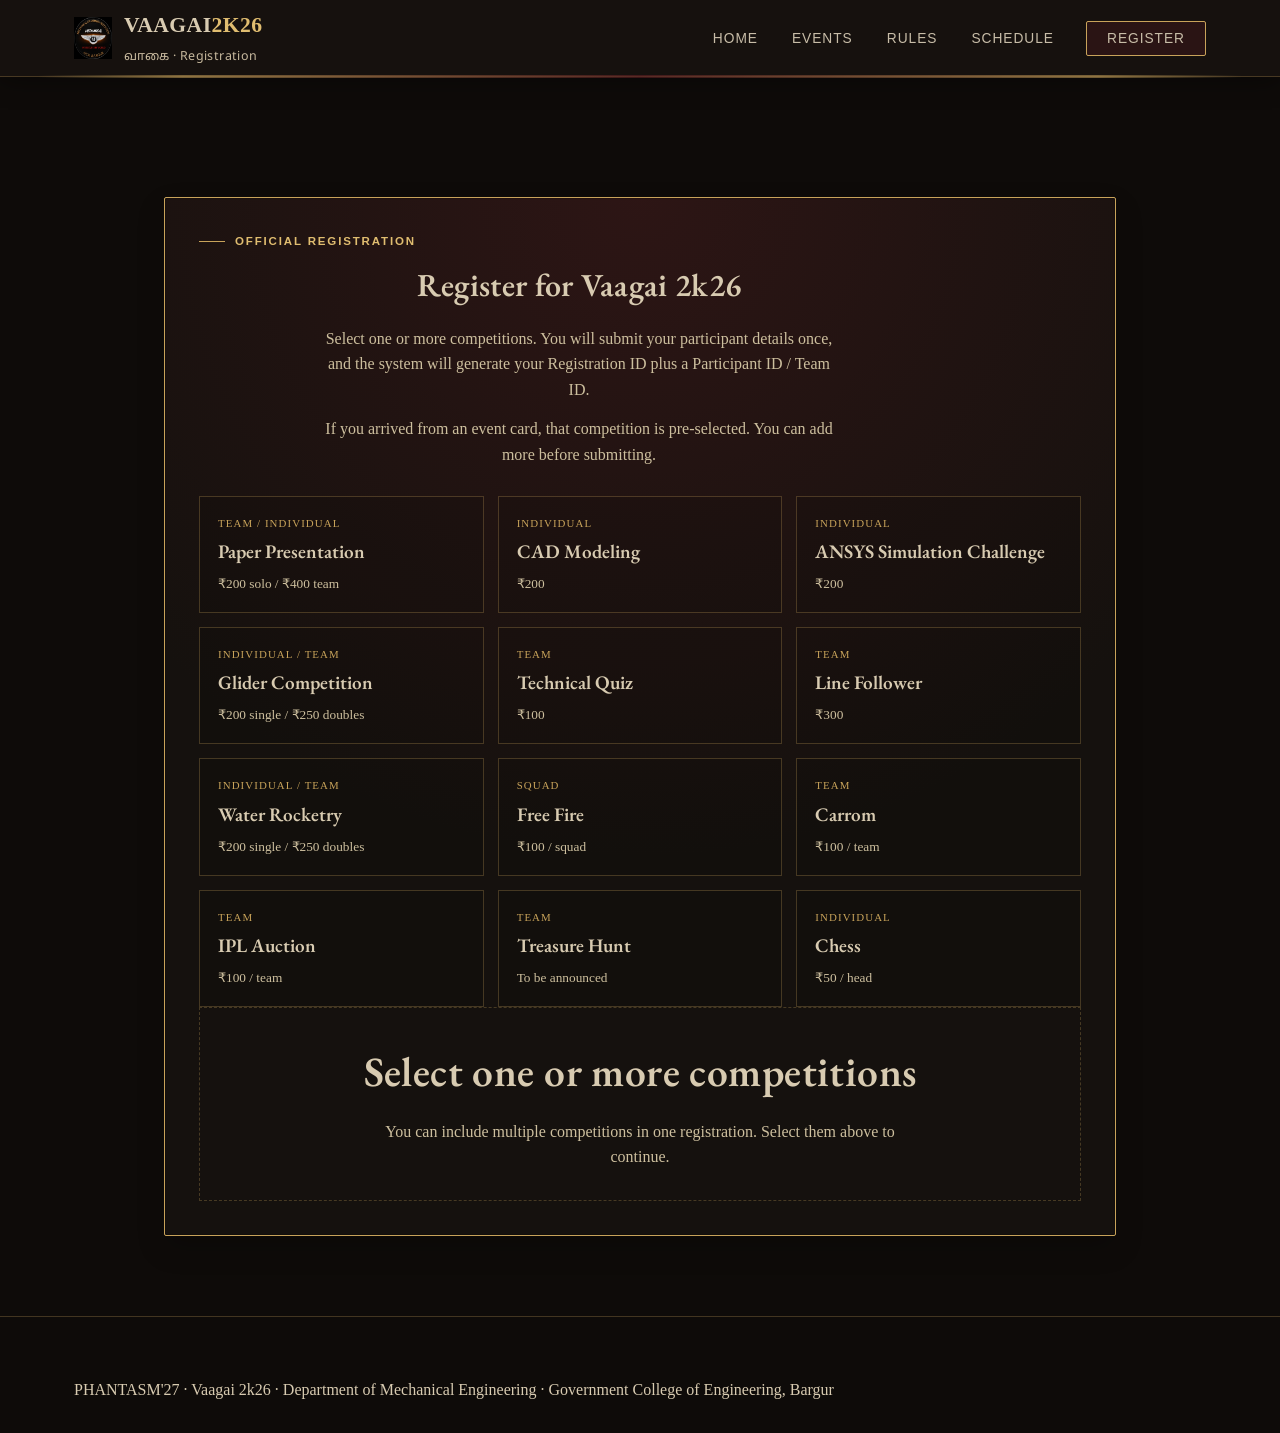
<file: registration.html>
<!doctype html><html lang="en"><head><meta charset="utf-8"><meta name="viewport" content="width=device-width,initial-scale=1"><title>Registration · Vaagai 2k26</title><meta name="description" content="Event selection and registration for Vaagai 2k26 at Government College of Engineering, Bargur."><link rel="icon" href="assets/mea-logo.png"><link rel="stylesheet" href="assets/style.css"><link rel="stylesheet" href="assets/theme-foundation.css"><link rel="stylesheet" href="assets/site-shell.css"><style>.registration-page{padding:120px 20px 80px}.registration-page .wrap{max-width:1000px}.register-frame{border:1px solid var(--v-line);background:linear-gradient(145deg,rgba(217,164,65,.045),rgba(20,13,9,.8));padding:34px;border-radius:3px}.register-intro{max-width:760px;margin-bottom:28px}.register-intro h1{margin-top:10px}.event-chooser{display:grid;grid-template-columns:repeat(3,1fr);gap:14px;margin-top:28px}.registration-event{display:flex;flex-direction:column;gap:5px;padding:18px;border:1px solid var(--v-line);background:rgba(0,0,0,.12);transition:.2s;color:inherit;text-align:left;font:inherit}.registration-event:hover,.registration-event.selected{border-color:var(--v-gold);transform:translateY(-2px);background:rgba(217,164,65,.07)}.registration-event span{font-size:.68rem;text-transform:uppercase;letter-spacing:.1em;color:var(--v-gold)}.registration-event strong{font-family:var(--font-display);font-size:1.2rem;font-weight:600}.registration-event small{color:var(--parchment-dim)}.selected-event{border-top:1px solid var(--v-line);margin-top:34px;padding-top:28px}.selected-event h2{margin-top:8px;color:var(--v-gold)}.selection-meta{display:flex;flex-wrap:wrap;gap:10px;margin-top:12px}.selection-meta span{border:1px solid rgba(217,164,65,.35);padding:6px 10px;font-size:.8rem}.form-grid{display:grid;grid-template-columns:repeat(2,minmax(0,1fr));gap:16px;margin-top:24px}.form-grid label,.consent{display:flex;flex-direction:column;gap:7px;color:var(--parchment-dim);font-size:.88rem}.form-grid .full{grid-column:1/-1}.form-grid input{width:100%;padding:12px 13px;border:1px solid rgba(217,164,65,.25);background:#0d0907;color:var(--parchment);font:inherit;border-radius:2px}.form-grid input:focus{border-color:var(--v-gold);outline:none;box-shadow:0 0 0 2px rgba(217,164,65,.12)}.consent{flex-direction:row;align-items:flex-start;margin:22px 0}.consent input{margin-top:5px;accent-color:var(--v-gold)}#custom-registration-form .btn{margin-top:6px}.form-note{margin-top:14px;color:var(--parchment-dim);font-size:.82rem}.registration-empty{padding:30px;border:1px dashed var(--v-line)}#form-status{margin-top:18px;color:var(--v-gold-soft);line-height:1.6}.member-box{margin-top:14px;padding:16px;border:1px solid var(--v-line);display:grid;grid-template-columns:repeat(2,minmax(0,1fr));gap:12px}.member-box legend{padding:0 8px;color:var(--v-gold-soft);font-family:var(--font-display)}.member-box label{display:flex;flex-direction:column;gap:5px;color:var(--parchment-dim);font-size:.84rem}.member-box input{padding:9px;background:#0d0907;border:1px solid rgba(217,164,65,.2);color:var(--parchment)}@media(max-width:820px){.event-chooser{grid-template-columns:repeat(2,1fr)}}@media(max-width:620px){.registration-page{padding-top:105px}.register-frame{padding:20px}.event-chooser,.form-grid{grid-template-columns:1fr}.form-grid .full{grid-column:auto}.member-box{grid-template-columns:1fr}}</style></head><body><nav class="site-nav"><div class="wrap"><a href="index.html" class="brand"><img src="assets/mea-logo.png" alt="Mechanical Engineering Association"><span><span class="brand-mark">VAAGAI<span>2K26</span></span><br><span class="brand-tamil">வாகை · Registration</span></span></a><ul class="nav-links"><li><a href="index.html">Home</a></li><li><a href="events.html">Events</a></li><li><a href="rules.html">Rules</a></li><li><a href="schedule.html">Schedule</a></li><li><a href="registration.html" aria-current="page" class="nav-cta">Register</a></li></ul></div></nav><main class="registration-page"><div class="wrap"><div class="register-frame"><div class="register-intro"><span class="eyebrow">Official registration</span><h1>Register for Vaagai 2k26</h1><p>Select one or more competitions. You will submit your participant details once, and the system will generate your Registration ID plus a Participant ID / Team ID.</p><p>If you arrived from an event card, that competition is pre-selected. You can add more before submitting.</p></div><div id="event-chooser" class="event-chooser" aria-label="Choose competitions"></div><div id="registration-form-root"></div></div></div></main><footer><div class="wrap"><p>PHANTASM'27 · Vaagai 2k26 · Department of Mechanical Engineering · Government College of Engineering, Bargur</p></div></footer><script src="assets/registration-config.js"></script><script src="registration-app.js"></script></body></html>
</file>
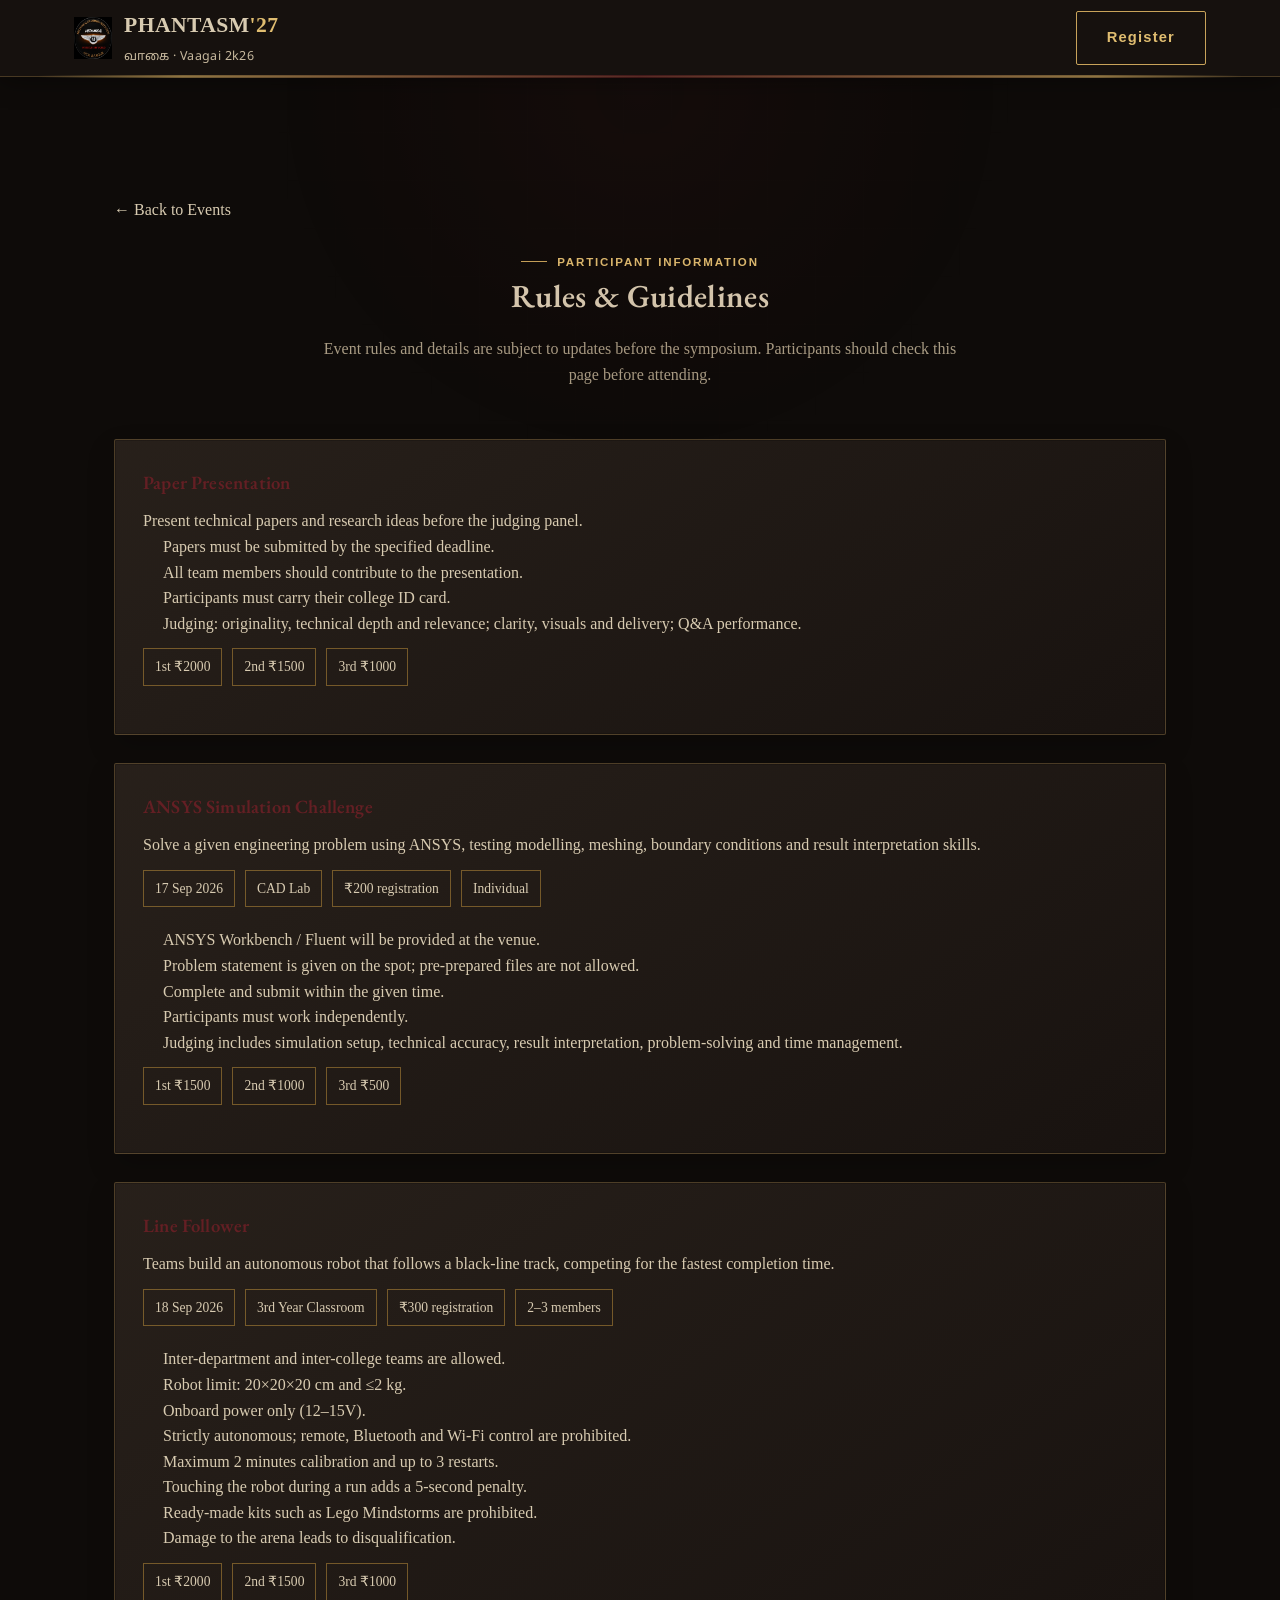
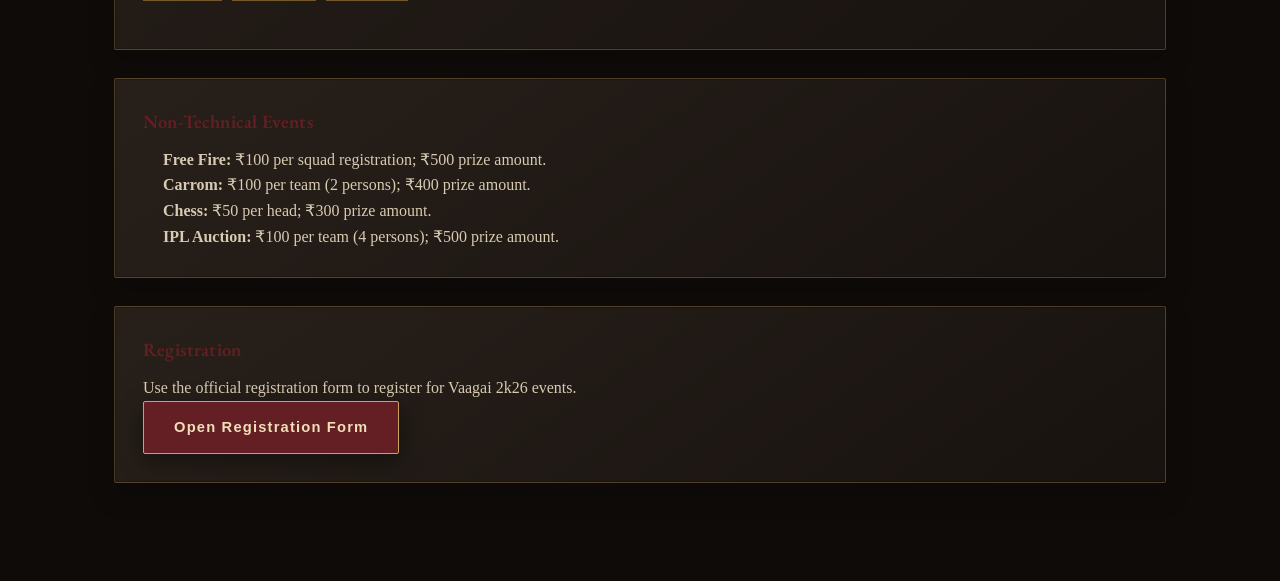
<file: rules.html>
<!DOCTYPE html>
<html lang="en">
<head>
<meta charset="UTF-8"><meta name="viewport" content="width=device-width, initial-scale=1.0">
<title>Rules & Guidelines — Vaagai 2k26</title>
<meta name="description" content="Official participant rules and guidelines for Vaagai 2k26.">
<link rel="icon" href="assets/mea-logo.png"><link rel="stylesheet" href="assets/style.css"><link rel="stylesheet" href="assets/site-shell.css">
<style>
.rules-page{padding:120px 20px 70px}.rules-page .wrap{max-width:1100px}.rule-section{margin:28px 0;padding:28px;border:1px solid var(--v-line);background:rgba(255,255,255,.035);border-radius:2px}.rule-section h3{margin:0 0 10px;color:var(--v-maroon)}.rule-meta{display:flex;flex-wrap:wrap;gap:10px;margin:12px 0 20px}.rule-meta span{padding:7px 11px;border:1px solid rgba(217,164,65,.45);font-size:.85rem}.rule-section ul{padding-left:20px}.back{display:inline-block;margin-bottom:30px}@media(max-width:700px){.rules-page{padding-top:105px}.rule-section{padding:20px}}
</style>
</head>
<body>
<nav class="site-nav"><div class="wrap"><a href="index.html" class="brand"><img src="assets/mea-logo.png" alt="MEA GCE Bargur"><span><span class="brand-mark">PHANTASM<span>'27</span></span><br><span class="brand-tamil">வாகை · Vaagai 2k26</span></span></a><a class="btn btn-ghost" href="registration.html">Register</a></div></nav>
<main class="rules-page"><div class="wrap">
<a class="back" href="events.html">← Back to Events</a>
<div class="section-head"><span class="eyebrow">Participant Information</span><h1>Rules &amp; Guidelines</h1><p>Event rules and details are subject to updates before the symposium. Participants should check this page before attending.</p></div>
<section class="rule-section"><h3>Paper Presentation</h3><p>Present technical papers and research ideas before the judging panel.</p><ul><li>Papers must be submitted by the specified deadline.</li><li>All team members should contribute to the presentation.</li><li>Participants must carry their college ID card.</li><li>Judging: originality, technical depth and relevance; clarity, visuals and delivery; Q&amp;A performance.</li></ul><div class="rule-meta"><span>1st ₹2000</span><span>2nd ₹1500</span><span>3rd ₹1000</span></div></section>
<section class="rule-section"><h3>ANSYS Simulation Challenge</h3><p>Solve a given engineering problem using ANSYS, testing modelling, meshing, boundary conditions and result interpretation skills.</p><div class="rule-meta"><span>17 Sep 2026</span><span>CAD Lab</span><span>₹200 registration</span><span>Individual</span></div><ul><li>ANSYS Workbench / Fluent will be provided at the venue.</li><li>Problem statement is given on the spot; pre-prepared files are not allowed.</li><li>Complete and submit within the given time.</li><li>Participants must work independently.</li><li>Judging includes simulation setup, technical accuracy, result interpretation, problem-solving and time management.</li></ul><div class="rule-meta"><span>1st ₹1500</span><span>2nd ₹1000</span><span>3rd ₹500</span></div></section>
<section class="rule-section"><h3>Line Follower</h3><p>Teams build an autonomous robot that follows a black-line track, competing for the fastest completion time.</p><div class="rule-meta"><span>18 Sep 2026</span><span>3rd Year Classroom</span><span>₹300 registration</span><span>2–3 members</span></div><ul><li>Inter-department and inter-college teams are allowed.</li><li>Robot limit: 20×20×20 cm and ≤2 kg.</li><li>Onboard power only (12–15V).</li><li>Strictly autonomous; remote, Bluetooth and Wi-Fi control are prohibited.</li><li>Maximum 2 minutes calibration and up to 3 restarts.</li><li>Touching the robot during a run adds a 5-second penalty.</li><li>Ready-made kits such as Lego Mindstorms are prohibited.</li><li>Damage to the arena leads to disqualification.</li></ul><div class="rule-meta"><span>1st ₹2000</span><span>2nd ₹1500</span><span>3rd ₹1000</span></div></section>
<section class="rule-section"><h3>Non-Technical Events</h3><ul><li><strong>Free Fire:</strong> ₹100 per squad registration; ₹500 prize amount.</li><li><strong>Carrom:</strong> ₹100 per team (2 persons); ₹400 prize amount.</li><li><strong>Chess:</strong> ₹50 per head; ₹300 prize amount.</li><li><strong>IPL Auction:</strong> ₹100 per team (4 persons); ₹500 prize amount.</li></ul></section>
<section class="rule-section"><h3>Registration</h3><p>Use the official registration form to register for Vaagai 2k26 events.</p><a class="btn btn-primary" href="registration.html">Open Registration Form</a></section>
</div></main>
</body></html>
</file>
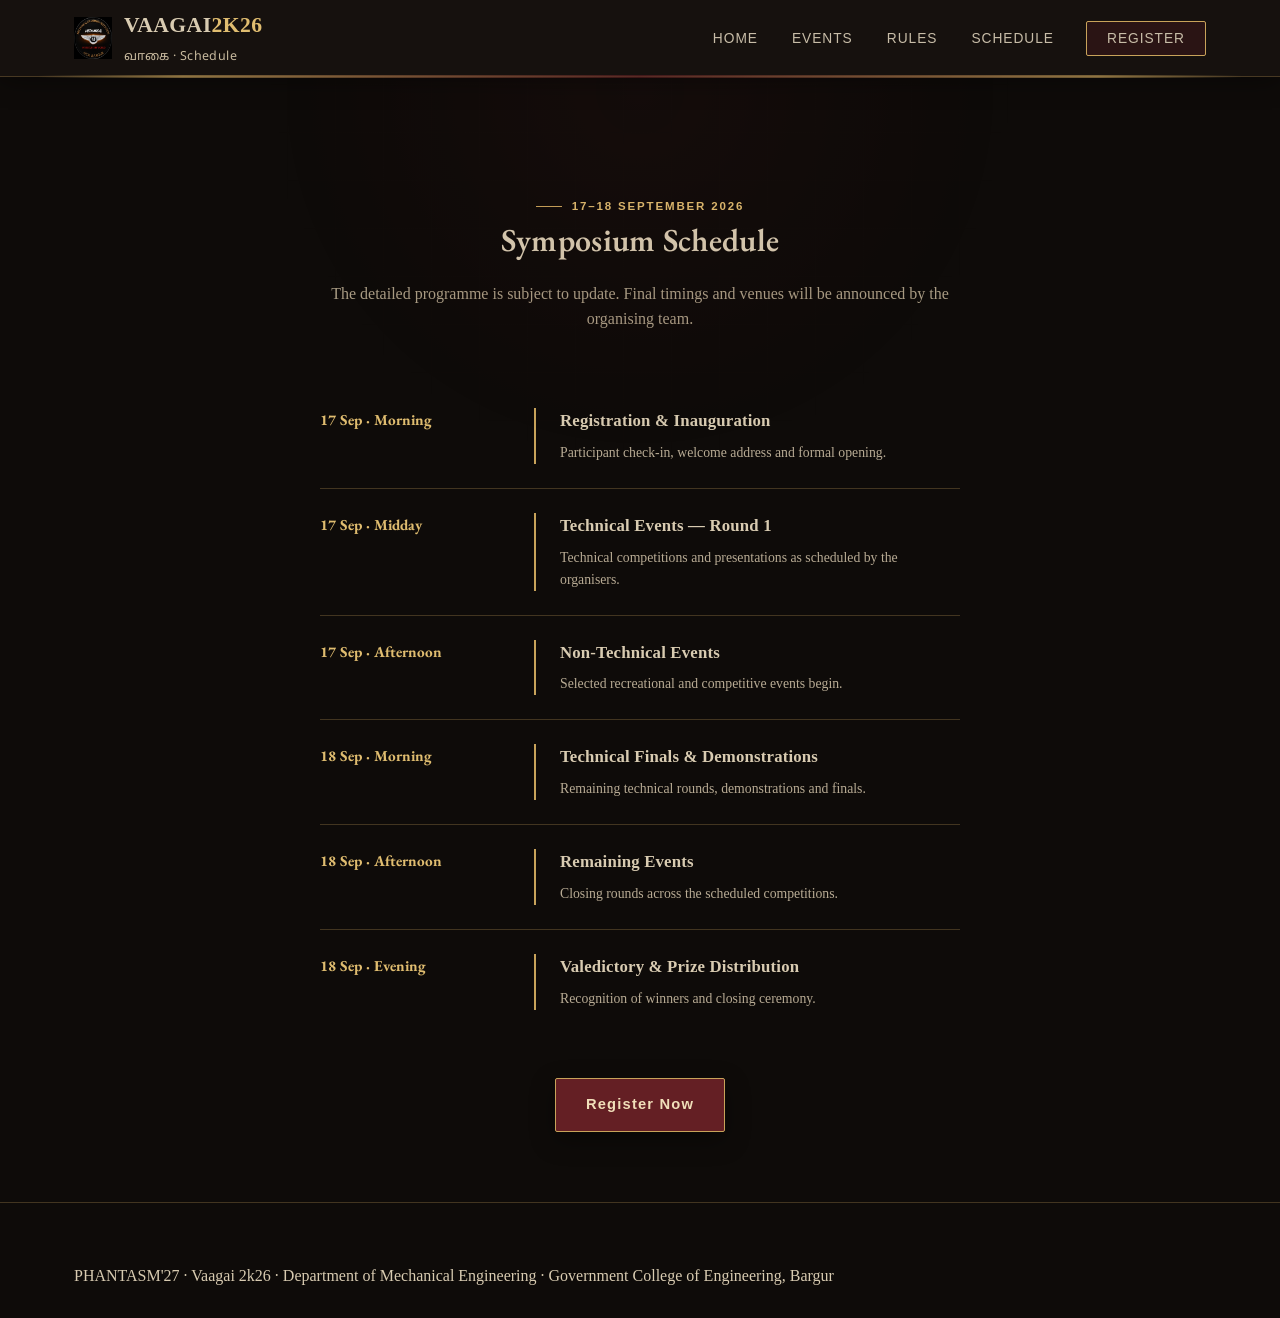
<file: schedule.html>
<!DOCTYPE html><html lang="en"><head><meta charset="UTF-8"><meta name="viewport" content="width=device-width,initial-scale=1"><title>Schedule · Vaagai 2k26</title><meta name="description" content="Vaagai 2k26 schedule for 17 and 18 September 2026."><link rel="icon" href="assets/mea-logo.png"><link rel="stylesheet" href="assets/style.css"><link rel="stylesheet" href="assets/site-shell.css"><style>.schedule-page{padding:120px 20px 70px}.schedule-page .wrap{max-width:1000px}.day-panel{margin-top:36px}.timeline-item{display:grid;grid-template-columns:190px 1fr;gap:24px;padding:24px 0;border-bottom:1px solid var(--v-line)}.timeline-time{font-weight:700;color:var(--v-maroon)}.timeline-body{padding-left:24px;border-left:2px solid var(--v-gold)}.timeline-body h4{margin:0 0 7px}@media(max-width:650px){.schedule-page{padding-top:105px}.timeline-item{grid-template-columns:1fr;gap:10px}.timeline-body{padding-left:16px}}</style></head><body><nav class="site-nav"><div class="wrap"><a href="index.html" class="brand"><img src="assets/mea-logo.png" alt="MEA GCE Bargur"><span><span class="brand-mark">VAAGAI<span>2K26</span></span><br><span class="brand-tamil">வாகை · Schedule</span></span></a><ul class="nav-links"><li><a href="index.html">Home</a></li><li><a href="events.html">Events</a></li><li><a href="rules.html">Rules</a></li><li><a href="schedule.html" aria-current="page">Schedule</a></li><li><a href="registration.html" class="nav-cta">Register</a></li></ul></div></nav><main class="schedule-page"><div class="wrap"><div class="section-head"><span class="eyebrow">17–18 September 2026</span><h1>Symposium Schedule</h1><p>The detailed programme is subject to update. Final timings and venues will be announced by the organising team.</p></div><div class="day-panel active"><div class="timeline-item"><div class="timeline-time">17 Sep · Morning</div><div class="timeline-body"><h4>Registration &amp; Inauguration</h4><p>Participant check-in, welcome address and formal opening.</p></div></div><div class="timeline-item"><div class="timeline-time">17 Sep · Midday</div><div class="timeline-body"><h4>Technical Events — Round 1</h4><p>Technical competitions and presentations as scheduled by the organisers.</p></div></div><div class="timeline-item"><div class="timeline-time">17 Sep · Afternoon</div><div class="timeline-body"><h4>Non-Technical Events</h4><p>Selected recreational and competitive events begin.</p></div></div><div class="timeline-item"><div class="timeline-time">18 Sep · Morning</div><div class="timeline-body"><h4>Technical Finals &amp; Demonstrations</h4><p>Remaining technical rounds, demonstrations and finals.</p></div></div><div class="timeline-item"><div class="timeline-time">18 Sep · Afternoon</div><div class="timeline-body"><h4>Remaining Events</h4><p>Closing rounds across the scheduled competitions.</p></div></div><div class="timeline-item"><div class="timeline-time">18 Sep · Evening</div><div class="timeline-body"><h4>Valedictory &amp; Prize Distribution</h4><p>Recognition of winners and closing ceremony.</p></div></div></div><div style="text-align:center;margin-top:44px"><a class="btn btn-primary" href="registration.html">Register Now</a></div></div></main><footer><div class="wrap"><p>PHANTASM'27 · Vaagai 2k26 · Department of Mechanical Engineering · Government College of Engineering, Bargur</p></div></footer></body></html>
</file>
<file: assets/style.css>
@import url('https://fonts.googleapis.com/css2?family=EB+Garamond:wght@400;500;600;700&family=Noto+Sans+Tamil:wght@400;500;600;700&family=Source+Sans+3:wght@400;500;600;700&display=swap');
:root{--ink:#0a0806;--ink-2:#14100b;--gold:#d9a441;--gold-soft:#f0cf8b;--bronze:#9c6b24;--maroon:#7c1f1f;--parchment:#f3e6c8;--parchment-dim:#cdbf9e;--teal:#1e5b52;--teal-soft:#3c8a7c;--font-display:'EB Garamond',Georgia,serif;--font-tamil:'Noto Sans Tamil',sans-serif;--font-body:'Source Sans 3',Arial,sans-serif;--container:1180px;--radius:14px}
*,*::before,*::after{box-sizing:border-box}html{scroll-behavior:smooth}body{margin:0;background:var(--ink);color:var(--parchment);font-family:var(--font-body);font-size:16px;line-height:1.6;-webkit-font-smoothing:antialiased;overflow-x:hidden}body::before{content:"";position:fixed;inset:0;background-image:radial-gradient(rgba(217,164,65,.08) 1px,transparent 1px);background-size:26px 26px;pointer-events:none;z-index:0;opacity:.5}@media(prefers-reduced-motion:reduce){html{scroll-behavior:auto}*{animation-duration:.001ms!important;animation-iteration-count:1!important;transition-duration:.001ms!important}}a{color:inherit;text-decoration:none}img{max-width:100%;display:block}ul{margin:0;padding:0;list-style:none}h1,h2,h3,h4{margin:0;font-family:var(--font-display);font-weight:600;letter-spacing:.01em}p{margin:0}button{font-family:inherit;cursor:pointer}:focus-visible{outline:2px solid var(--gold-soft);outline-offset:3px;border-radius:4px}.wrap{max-width:var(--container);margin:0 auto;padding:0 24px}.eyebrow{font-family:var(--font-tamil);text-transform:uppercase;letter-spacing:.18em;font-size:.72rem;font-weight:600;color:var(--gold-soft);display:flex;align-items:center;gap:10px}.eyebrow::before{content:"";width:26px;height:1px;background:linear-gradient(90deg,transparent,var(--gold))}.site-nav{position:sticky;top:0;z-index:50;background:rgba(10,8,6,.9);backdrop-filter:blur(10px);border-bottom:1px solid rgba(217,164,65,.18)}.site-nav .wrap{display:flex;align-items:center;justify-content:space-between;height:76px}.brand{display:flex;align-items:center;gap:12px}.brand img{height:42px;width:auto}.brand-mark{font-family:var(--font-display);font-size:1.35rem;font-weight:600;color:var(--parchment);letter-spacing:.02em}.brand-mark span{color:var(--gold)}.brand-tamil{font-family:var(--font-tamil);font-size:.78rem;color:var(--parchment-dim);letter-spacing:.03em}.nav-links{display:flex;gap:30px;align-items:center}.nav-links a{font-size:.86rem;text-transform:uppercase;letter-spacing:.06em;color:var(--parchment-dim);transition:color .2s;padding:4px 2px;border-bottom:1px solid transparent}.nav-links a:hover{color:var(--gold-soft);border-color:var(--gold)}.nav-cta{border:1px solid var(--gold);padding:9px 20px!important;border-radius:999px;color:var(--gold-soft)!important}.nav-toggle{display:none;background:none;border:1px solid var(--gold);border-radius:8px;color:var(--gold-soft);padding:8px 10px}.hero{position:relative;padding:64px 0 0;overflow:hidden;isolation:isolate}.hero-glow{position:absolute;inset:0;z-index:-2;background:radial-gradient(ellipse 60% 45% at 50% 18%,rgba(124,31,31,.35),transparent 60%),radial-gradient(ellipse 70% 50% at 80% 0%,rgba(217,164,65,.14),transparent 60%)}.seal-row{display:flex;align-items:center;justify-content:center;gap:22px;margin-bottom:26px}.seal-row img{height:58px;width:auto;filter:drop-shadow(0 0 10px rgba(217,164,65,.25))}.divider-dot{width:5px;height:5px;border-radius:50%;background:var(--gold);opacity:.7}.hero-inner{text-align:center;padding-bottom:30px}.hero-eyebrow{display:flex;justify-content:center;gap:10px;margin-bottom:18px}.hero h1{font-size:clamp(3.2rem,9vw,6.4rem);line-height:.9;color:var(--parchment);text-shadow:0 0 40px rgba(217,164,65,.25)}.hero h1 .accent{background:linear-gradient(180deg,var(--gold-soft),var(--gold) 55%,var(--bronze));-webkit-background-clip:text;background-clip:text;color:transparent}.hero-tamil{font-family:var(--font-tamil);font-size:clamp(2.2rem,6vw,3.6rem);font-weight:700;color:var(--maroon);-webkit-text-stroke:1px var(--gold-soft);margin-top:4px;letter-spacing:.02em}.hero-sub{max-width:620px;margin:22px auto 0;color:var(--parchment-dim);font-size:1.05rem}.hero-meta{display:flex;flex-wrap:wrap;gap:14px;justify-content:center;margin-top:34px}.meta-pill{border:1px solid rgba(217,164,65,.4);background:rgba(217,164,65,.06);padding:10px 18px;border-radius:999px;font-size:.85rem;letter-spacing:.03em;color:var(--gold-soft)}.hero-cta{display:flex;gap:16px;justify-content:center;margin-top:36px;flex-wrap:wrap}.btn{display:inline-flex;align-items:center;gap:8px;padding:14px 30px;border-radius:999px;font-weight:600;font-size:.92rem;letter-spacing:.02em;transition:transform .2s,box-shadow .2s,background .2s;border:1px solid transparent}.btn-primary{background:linear-gradient(180deg,var(--gold-soft),var(--gold));color:#241703;box-shadow:0 10px 30px -8px rgba(217,164,65,.55)}.btn-primary:hover{transform:translateY(-2px);box-shadow:0 14px 34px -8px rgba(217,164,65,.7)}.btn-ghost{border-color:rgba(243,230,200,.35);color:var(--parchment)}.btn-ghost:hover{border-color:var(--gold-soft);color:var(--gold-soft);transform:translateY(-2px)}.gopuram{width:100%;height:auto;display:block;margin-top:46px}section{position:relative;padding:96px 0}.section-head{text-align:center;max-width:640px;margin:0 auto 52px}.section-head .eyebrow{justify-content:center}.section-head h2{font-size:clamp(2.2rem,4vw,3rem);margin-top:14px;color:var(--parchment)}.section-head p{margin-top:14px;color:var(--parchment-dim)}.about-grid{display:grid;grid-template-columns:1.1fr .9fr;gap:56px;align-items:start}.about-card{background:linear-gradient(180deg,rgba(217,164,65,.05),transparent);border:1px solid rgba(217,164,65,.18);border-radius:var(--radius);padding:30px}.about-card h3{font-size:1.35rem;color:var(--gold-soft);margin-bottom:14px}.about-card p{color:var(--parchment-dim);font-size:.96rem}.vision-quote{font-family:var(--font-display);font-size:1.25rem;color:var(--parchment);border-left:3px solid var(--gold);padding-left:20px;margin-top:22px;line-height:1.5}.stat-strip{display:grid;grid-template-columns:repeat(4,1fr);border:1px solid rgba(217,164,65,.2);border-radius:var(--radius);overflow:hidden;margin-top:46px}.stat{padding:26px 18px;text-align:center;border-left:1px solid rgba(217,164,65,.18)}.stat:first-child{border-left:none}.stat b{display:block;font-family:var(--font-display);font-size:2rem;color:var(--gold-soft)}.stat span{font-size:.78rem;color:var(--parchment-dim);text-transform:uppercase;letter-spacing:.06em}.tabs,.day-tabs{display:flex;justify-content:center;gap:10px;margin-bottom:40px;flex-wrap:wrap}.tab-btn,.day-tab{background:transparent;border:1px solid rgba(217,164,65,.3);color:var(--parchment-dim);padding:11px 24px;border-radius:999px;font-size:.86rem;letter-spacing:.04em;text-transform:uppercase;transition:all .2s}.tab-btn.active{background:var(--gold);color:#241703;border-color:var(--gold);font-weight:600}.tab-panel,.day-panel{display:none}.tab-panel.active,.day-panel.active{display:block}.event-grid{display:grid;grid-template-columns:repeat(3,1fr);gap:20px}.event-card{background:var(--ink-2);border:1px solid rgba(217,164,65,.16);border-radius:var(--radius);padding:24px 22px;transition:border-color .2s,transform .2s}.event-card:hover{border-color:var(--gold);transform:translateY(-3px)}.event-card .num{font-family:var(--font-display);color:var(--bronze);font-size:.9rem;letter-spacing:.06em}.event-card h4{margin-top:10px;font-size:1.18rem;color:var(--parchment)}.event-card p{margin-top:8px;font-size:.86rem;color:var(--parchment-dim)}.tab-panel[data-panel=nontech] .event-card .num{color:var(--teal-soft)}.tab-panel[data-panel=nontech] .event-card:hover{border-color:var(--teal-soft)}.events-note{text-align:center;margin-top:30px;font-size:.85rem;color:var(--parchment-dim);font-style:italic}.day-tabs{gap:14px;margin-bottom:36px}.day-tab{padding:10px 26px}.day-tab.active{background:var(--maroon);border-color:var(--maroon);color:var(--parchment)}.day-panel{max-width:640px;margin:0 auto}.timeline-item{display:flex;gap:22px;padding:18px 0;border-bottom:1px solid rgba(217,164,65,.14)}.timeline-item:last-child{border-bottom:none}.timeline-time{min-width:108px;font-family:var(--font-display);color:var(--gold-soft);font-size:.95rem}.timeline-body h4{font-size:1.05rem;color:var(--parchment)}.timeline-body p{font-size:.86rem;color:var(--parchment-dim);margin-top:4px}.people-grid{display:grid;grid-template-columns:repeat(3,1fr);gap:20px}.people-card{border:1px solid rgba(217,164,65,.18);border-radius:var(--radius);padding:26px;text-align:center}.people-card .role{font-family:var(--font-tamil);text-transform:uppercase;letter-spacing:.1em;font-size:.72rem;color:var(--gold-soft)}.people-card h4{margin-top:12px;font-size:1.08rem;color:var(--parchment)}.people-card p{margin-top:6px;font-size:.84rem;color:var(--parchment-dim)}.students-list{margin-top:46px;border-top:1px solid rgba(217,164,65,.18);padding-top:30px}.students-list h3{text-align:center;font-size:1rem;color:var(--gold-soft);text-transform:uppercase;letter-spacing:.1em;margin-bottom:22px}.students-grid{display:grid;grid-template-columns:repeat(4,1fr);gap:16px}.student-chip{text-align:center;padding:16px 10px;border:1px solid rgba(217,164,65,.14);border-radius:10px;font-size:.85rem}.student-chip b{display:block;color:var(--parchment);font-weight:600;margin-bottom:4px}.student-chip a{color:var(--parchment-dim)}.student-chip a:hover{color:var(--gold-soft)}.register-frame{border:1px solid var(--gold);border-radius:20px;padding:52px 40px;text-align:center;background:radial-gradient(ellipse at top,rgba(124,31,31,.25),transparent 65%);position:relative}.register-frame h2{font-size:clamp(2rem,4vw,2.6rem)}.register-frame p{color:var(--parchment-dim);margin-top:14px;max-width:520px;margin-left:auto;margin-right:auto}.form-embed-slot{margin-top:36px;border:1px dashed rgba(217,164,65,.45);border-radius:14px;padding:40px 20px;color:var(--parchment-dim);font-size:.9rem}.form-embed-slot code{color:var(--gold-soft);background:rgba(217,164,65,.08);padding:2px 8px;border-radius:6px}.poster-section .wrap{text-align:center}.poster-frame{display:inline-block;margin-top:20px;border:6px solid var(--ink-2);outline:1px solid rgba(217,164,65,.3);border-radius:10px;overflow:hidden;max-width:620px}.poster-frame img{width:100%}footer{border-top:1px solid rgba(217,164,65,.18);padding:60px 0 30px}.footer-grid{display:grid;grid-template-columns:1.3fr 1fr 1fr;gap:40px}.footer-grid h4{font-size:.85rem;text-transform:uppercase;letter-spacing:.1em;color:var(--gold-soft);margin-bottom:16px}.footer-grid p,.footer-grid a{font-size:.9rem;color:var(--parchment-dim)}.footer-links li{margin-bottom:10px}.footer-links a:hover{color:var(--gold-soft)}.social-row{display:flex;gap:14px;margin-top:16px}.social-row a{width:38px;height:38px;border-radius:50%;border:1px solid rgba(217,164,65,.35);display:flex;align-items:center;justify-content:center}.social-row a:hover{border-color:var(--gold);color:var(--gold-soft)}.footer-bottom{margin-top:46px;padding-top:24px;border-top:1px solid rgba(217,164,65,.12);text-align:center;font-size:.78rem;color:var(--parchment-dim)}.reveal{opacity:0;transform:translateY(18px);transition:opacity .6s,transform .6s}.reveal.in{opacity:1;transform:none}
@media(max-width:900px){.about-grid{grid-template-columns:1fr}}@media(max-width:860px){.nav-links{position:absolute;top:76px;left:0;right:0;background:var(--ink-2);flex-direction:column;align-items:flex-start;padding:18px 24px 26px;border-bottom:1px solid rgba(217,164,65,.18);display:none;gap:18px}.nav-links.open{display:flex}.nav-toggle{display:inline-flex}.event-grid{grid-template-columns:repeat(2,1fr)}.people-grid{grid-template-columns:1fr}}@media(max-width:720px){.stat-strip{grid-template-columns:repeat(2,1fr)}.stat:nth-child(3){border-left:none}.students-grid{grid-template-columns:repeat(2,1fr)}.footer-grid{grid-template-columns:1fr;gap:34px}.seal-row{gap:10px}.seal-row img{height:45px}.hero{padding-top:40px}}@media(max-width:560px){.event-grid{grid-template-columns:1fr}.timeline-item{gap:12px}.timeline-time{min-width:82px;font-size:.82rem}.register-frame{padding:38px 20px}}
</file>
<file: assets/site-shell.css>
/* Vaagai 2k26 — Tamil architectural heritage + mechanical engineering geometry */
:root{--v-bg:#0e0b09;--v-surface:#211c18;--v-surface-2:#2a221c;--v-stone:#d8cbb1;--v-stone-dim:#a99c84;--v-gold:#c8a35a;--v-gold-hi:#e0bd70;--v-maroon:#641f24;--v-maroon-deep:#421519;--v-bronze:#8c6933;--v-line:rgba(200,163,90,.28)}
body{background:#0e0b09!important;color:var(--v-stone)!important;font-family:Georgia,'Times New Roman',serif!important}
body:before{content:"";position:fixed;inset:0;z-index:0;pointer-events:none;opacity:.3;background:radial-gradient(circle at 50% 10%,rgba(100,31,36,.28),transparent 36%),repeating-linear-gradient(0deg,transparent 0 47px,rgba(200,163,90,.018) 48px),repeating-linear-gradient(90deg,transparent 0 47px,rgba(200,163,90,.018) 48px)}
.site-nav{background:rgba(23,18,15,.98)!important;border-bottom:1px solid var(--v-line)!important;box-shadow:0 4px 24px rgba(0,0,0,.38)!important}.site-nav .wrap:after{content:"";position:absolute;left:3%;right:3%;bottom:-2px;height:3px;background:linear-gradient(90deg,transparent,var(--v-gold) 12%,var(--v-maroon) 50%,var(--v-gold) 88%,transparent);opacity:.55}
.brand-mark{color:var(--v-stone)!important;font-family:Georgia,serif!important}.brand-mark>span{color:var(--v-gold-hi)!important}.brand-tamil{color:#c7b99e!important}.nav-links a{color:#c8bda8!important;font-family:Arial,sans-serif!important;letter-spacing:.07em}.nav-links a:hover{color:var(--v-gold-hi)!important}.nav-cta{border:1px solid var(--v-gold)!important;border-radius:2px!important;color:var(--v-gold-hi)!important;background:rgba(100,31,36,.25)!important}.nav-toggle{border:1px solid var(--v-gold)!important;border-radius:2px!important;color:var(--v-gold-hi)!important;background:transparent!important}
.hero{background:radial-gradient(circle at 50% 10%,rgba(100,31,36,.35),transparent 42%),linear-gradient(180deg,#211a15,#17120f 68%,#0e0b09)!important;position:relative;overflow:hidden}.hero:before{content:"";position:absolute;inset:28px 3%;border:1px solid rgba(200,163,90,.18);background:repeating-linear-gradient(45deg,transparent 0 17px,rgba(200,163,90,.018) 18px 19px);pointer-events:none}.hero:after{content:"";position:absolute;left:50%;bottom:-150px;width:430px;height:430px;transform:translateX(-50%);border:1px solid rgba(200,163,90,.13);border-radius:50%;box-shadow:0 0 0 18px rgba(200,163,90,.025),0 0 0 38px rgba(200,163,90,.018);pointer-events:none}.hero-glow{background:radial-gradient(ellipse 45% 35% at 50% 20%,rgba(100,31,36,.38),transparent 70%),radial-gradient(ellipse 50% 40% at 10% 70%,rgba(200,163,90,.06),transparent 70%)!important}
.divider-dot{background:var(--v-gold)!important;box-shadow:0 0 0 4px rgba(200,163,90,.08)}.eyebrow{color:var(--v-gold-hi)!important;font-family:Arial,sans-serif!important;letter-spacing:.16em!important}.eyebrow:before{background:var(--v-gold)!important}.hero h1{font-family:Georgia,serif!important;color:var(--v-stone)!important;text-shadow:0 3px 18px rgba(0,0,0,.55)!important}.hero h1 .accent{background:none!important;-webkit-text-fill-color:var(--v-gold-hi)!important;color:var(--v-gold-hi)!important}.hero-tamil{color:#b99752!important;font-family:serif!important;font-weight:700!important}.hero-sub{color:#bdb09a!important}.meta-pill{border-color:rgba(200,163,90,.42)!important;border-radius:2px!important;background:rgba(200,163,90,.045)!important;color:#d6c6a6!important}
.btn{border-radius:2px!important;font-family:Arial,sans-serif!important;letter-spacing:.08em}.btn-primary{background:var(--v-maroon)!important;border:1px solid var(--v-gold)!important;color:#f1dfba!important;box-shadow:0 8px 24px rgba(0,0,0,.35)!important}.btn-ghost{border-color:var(--v-gold)!important;color:var(--v-gold-hi)!important;background:transparent!important}
.section-head h2{font-family:Georgia,serif!important;color:var(--v-stone)!important}.section-head p{color:var(--v-stone-dim)!important}.section-head:after{display:block!important;width:120px!important;height:3px!important;background:linear-gradient(90deg,var(--v-gold),var(--v-maroon),var(--v-gold))!important}
.about-card,.people-card,.event-card,.detail-card,.rule-section,.register-frame,.student-chip{background:linear-gradient(145deg,rgba(42,34,28,.94),rgba(25,19,16,.97))!important;border:1px solid var(--v-line)!important;border-radius:2px!important;box-shadow:inset 0 0 0 1px rgba(0,0,0,.18),0 12px 28px rgba(0,0,0,.18)!important}.about-card h3,.people-card .role,.students-list h3{color:var(--v-gold-hi)!important;font-family:Georgia,serif!important}.about-card p,.event-card p,.people-card p,.timeline-body p,.student-chip a,.footer-grid p,.footer-grid a{color:#b8ab94!important}.vision-quote{border-left-color:var(--v-maroon)!important;color:#e0d2b7!important}
.stat-strip{border-color:var(--v-line)!important;border-radius:2px!important;background:rgba(0,0,0,.16)}.stat{border-color:rgba(216,203,177,.12)!important}.stat b{color:var(--v-gold-hi)!important;font-family:Georgia,serif}.stat span{color:var(--v-stone-dim)!important}.tab-btn,.day-tab{border-color:var(--v-line)!important;border-radius:2px!important;background:transparent!important;color:#b8ab94!important}.tab-btn.active{background:var(--v-maroon)!important;border-color:var(--v-gold)!important;color:#f0dfbc!important}.day-tab.active{background:var(--v-gold)!important;border-color:var(--v-gold)!important;color:#21150e!important}.event-card h4,.timeline-body h4,.people-card h4,.student-chip b{color:var(--v-stone)!important;font-family:Georgia,serif}.event-card .num{color:var(--v-gold-hi)!important}.tab-panel[data-panel=nontech] .event-card .num{color:#b97965!important}
.register-frame{border-color:var(--v-gold)!important;background:radial-gradient(circle at 50% 0,rgba(100,31,36,.3),transparent 58%),rgba(23,18,15,.95)!important}.form-embed-slot{border-color:var(--v-line)!important;color:var(--v-stone-dim)!important}.poster-frame{border:1px solid var(--v-gold)!important;outline:8px solid rgba(200,163,90,.045)!important;border-radius:2px!important}.quick-nav a{border-color:var(--v-line)!important;background:rgba(200,163,90,.035)!important;color:#d2bc8f!important;border-radius:2px!important}.quick-nav a:hover{border-color:var(--v-gold)!important;background:rgba(100,31,36,.25)!important}.timeline-item{border-left-color:var(--v-gold)!important}.timeline-time{color:var(--v-gold-hi)!important}.social-row a{border-color:var(--v-line)!important;border-radius:2px!important;color:var(--v-stone)!important}.social-row a:hover{border-color:var(--v-gold)!important;color:var(--v-gold-hi)!important}footer{background:#0e0b09!important;border-top-color:var(--v-line)!important}.gopuram{opacity:.7!important}
@media(max-width:860px){.nav-links{background:#17120f!important;border-bottom:1px solid var(--v-line)!important}.hero:before{inset:18px 4%}.hero h1{font-size:clamp(3rem,15vw,6rem)!important}}
</file>
<file: assets/navigation.css>
/* Shared navigation enhancements for Vaagai 2k26 */
.nav-links a[href="rules.html"] { position: relative; }
.nav-links a[href="rules.html"]::after { content: ""; position:absolute; left:0; right:0; bottom:-4px; height:1px; transform:scaleX(0); transform-origin:center; transition:transform .2s ease; background:currentColor; }
.nav-links a[href="rules.html"]:hover::after,.nav-links a[href="rules.html"]:focus-visible::after { transform:scaleX(1); }
@media (prefers-reduced-motion: reduce) { .nav-links a[href="rules.html"]::after { transition:none; } }
</file>
